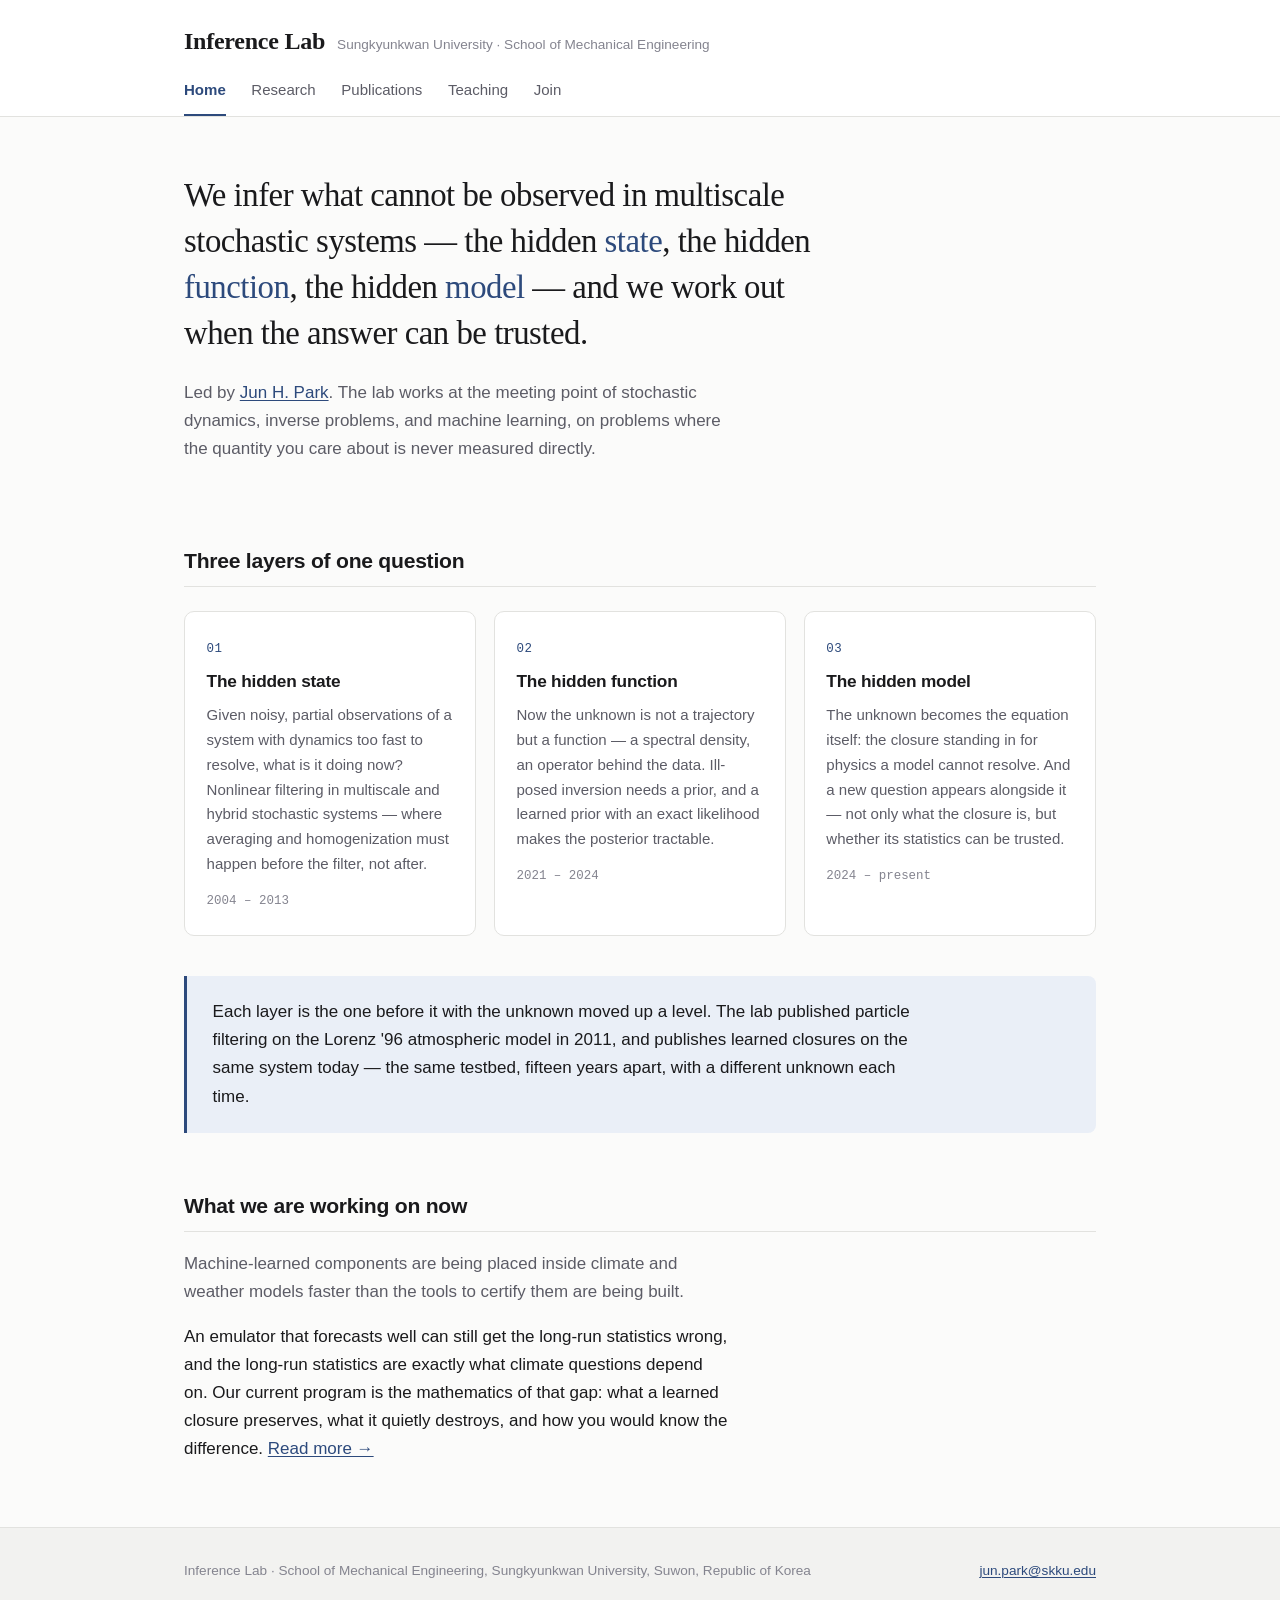
<file: index.html>
<!DOCTYPE html>
<html lang="en">
<head>
<meta charset="UTF-8">
<meta name="viewport" content="width=device-width, initial-scale=1.0">
<title>Inference Lab — Sungkyunkwan University</title>
<meta name="description" content="Inference Lab at Sungkyunkwan University. Inferring the hidden state, the hidden function, and the hidden model in multiscale stochastic systems — and establishing when the answer can be trusted.">
<link rel="stylesheet" href="style.css">
</head>
<body>

<header class="masthead">
  <div class="masthead-inner">
    <a class="brand" href="index.html">
      <span class="brand-name">Inference Lab</span>
      <span class="brand-affil">Sungkyunkwan University &middot; School of Mechanical Engineering</span>
    </a>
    <nav class="site">
      <a href="index.html" aria-current="page">Home</a>
      <a href="research.html">Research</a>
      <a href="publications.html">Publications</a>
      <a href="teaching.html">Teaching</a>
      <a href="join.html">Join</a>
    </nav>
  </div>
</header>

<main class="wrap">

  <div class="hero">
    <p class="claim">
      We infer what cannot be observed in multiscale stochastic systems —
      the hidden <em>state</em>, the hidden <em>function</em>, the hidden <em>model</em> —
      and we work out when the answer can be trusted.
    </p>
    <p class="hero-sub">
      Led by <a href="jun_cv.pdf">Jun H. Park</a>. The lab works at the meeting point of stochastic dynamics,
      inverse problems, and machine learning, on problems where the quantity you care
      about is never measured directly.
    </p>
  </div>

  <section>
    <h2>Three layers of one question</h2>
    <div class="layers">

      <div class="layer">
        <span class="num">01</span>
        <h3>The hidden state</h3>
        <p>
          Given noisy, partial observations of a system with dynamics too fast to
          resolve, what is it doing now? Nonlinear filtering in multiscale and
          hybrid stochastic systems — where averaging and homogenization must
          happen before the filter, not after.
        </p>
        <span class="years">2004 – 2013</span>
      </div>

      <div class="layer">
        <span class="num">02</span>
        <h3>The hidden function</h3>
        <p>
          Now the unknown is not a trajectory but a function — a spectral density,
          an operator behind the data. Ill-posed inversion needs a prior, and a
          learned prior with an exact likelihood makes the posterior tractable.
        </p>
        <span class="years">2021 – 2024</span>
      </div>

      <div class="layer">
        <span class="num">03</span>
        <h3>The hidden model</h3>
        <p>
          The unknown becomes the equation itself: the closure standing in for
          physics a model cannot resolve. And a new question appears alongside it —
          not only what the closure is, but whether its statistics can be trusted.
        </p>
        <span class="years">2024 – present</span>
      </div>

    </div>

    <div class="pull">
      <p>
        Each layer is the one before it with the unknown moved up a level. The lab
        published particle filtering on the Lorenz&nbsp;'96 atmospheric model in 2011,
        and publishes learned closures on the same system today — the same testbed,
        fifteen years apart, with a different unknown each time.
      </p>
    </div>
  </section>

  <section>
    <h2>What we are working on now</h2>
    <p class="lede">
      Machine-learned components are being placed inside climate and weather models
      faster than the tools to certify them are being built.
    </p>
    <p>
      An emulator that forecasts well can still get the long-run statistics wrong,
      and the long-run statistics are exactly what climate questions depend on.
      Our current program is the mathematics of that gap: what a learned closure
      preserves, what it quietly destroys, and how you would know the difference.
      <a href="research.html">Read more &rarr;</a>
    </p>
  </section>

  <!-- NEWS: commented out 2026-09-03 at Jun's direction. RESTORE after the
       JAMES paper is published (then update: JAMES entry to its real status,
       add the CCAI decision of 29 Sep 2026). Original block kept verbatim below.
  <section>
    <h2>News</h2>
    <!-- UPDATE AS THINGS LAND: add the CCAI acceptance (decisions 29 Sep 2026)
         and change the JAMES entry from "in preparation" to "submitted" once it
         is actually submitted. Do not list a paper as submitted before it is. --&gt;
    <ul class="news">
      <li>
        <span class="when">2026</span>
        <span>Inference Lab opens at SKKU.</span>
      </li>
      <li>
        <span class="when">2026</span>
        <span>Work on stochastic closures for the two-timescale Lorenz&nbsp;'96 system,
              in preparation for submission.</span>
      </li>
      <li>
        <span class="when">2024</span>
        <span><em>Solving inverse problems using normalizing flow prior: application to
              optical spectra</em> appears in <em>Physical Review B</em>.</span>
      </li>
    </ul>
  </section>
  -->

</main>

<footer class="site">
  <div class="wrap">
    <p>Inference Lab &middot; School of Mechanical Engineering, Sungkyunkwan University, Suwon, Republic of Korea</p>
    <p><a href="mailto:jun.park@skku.edu">jun.park@skku.edu</a></p>
  </div>
</footer>

</body>
</html>
</file>
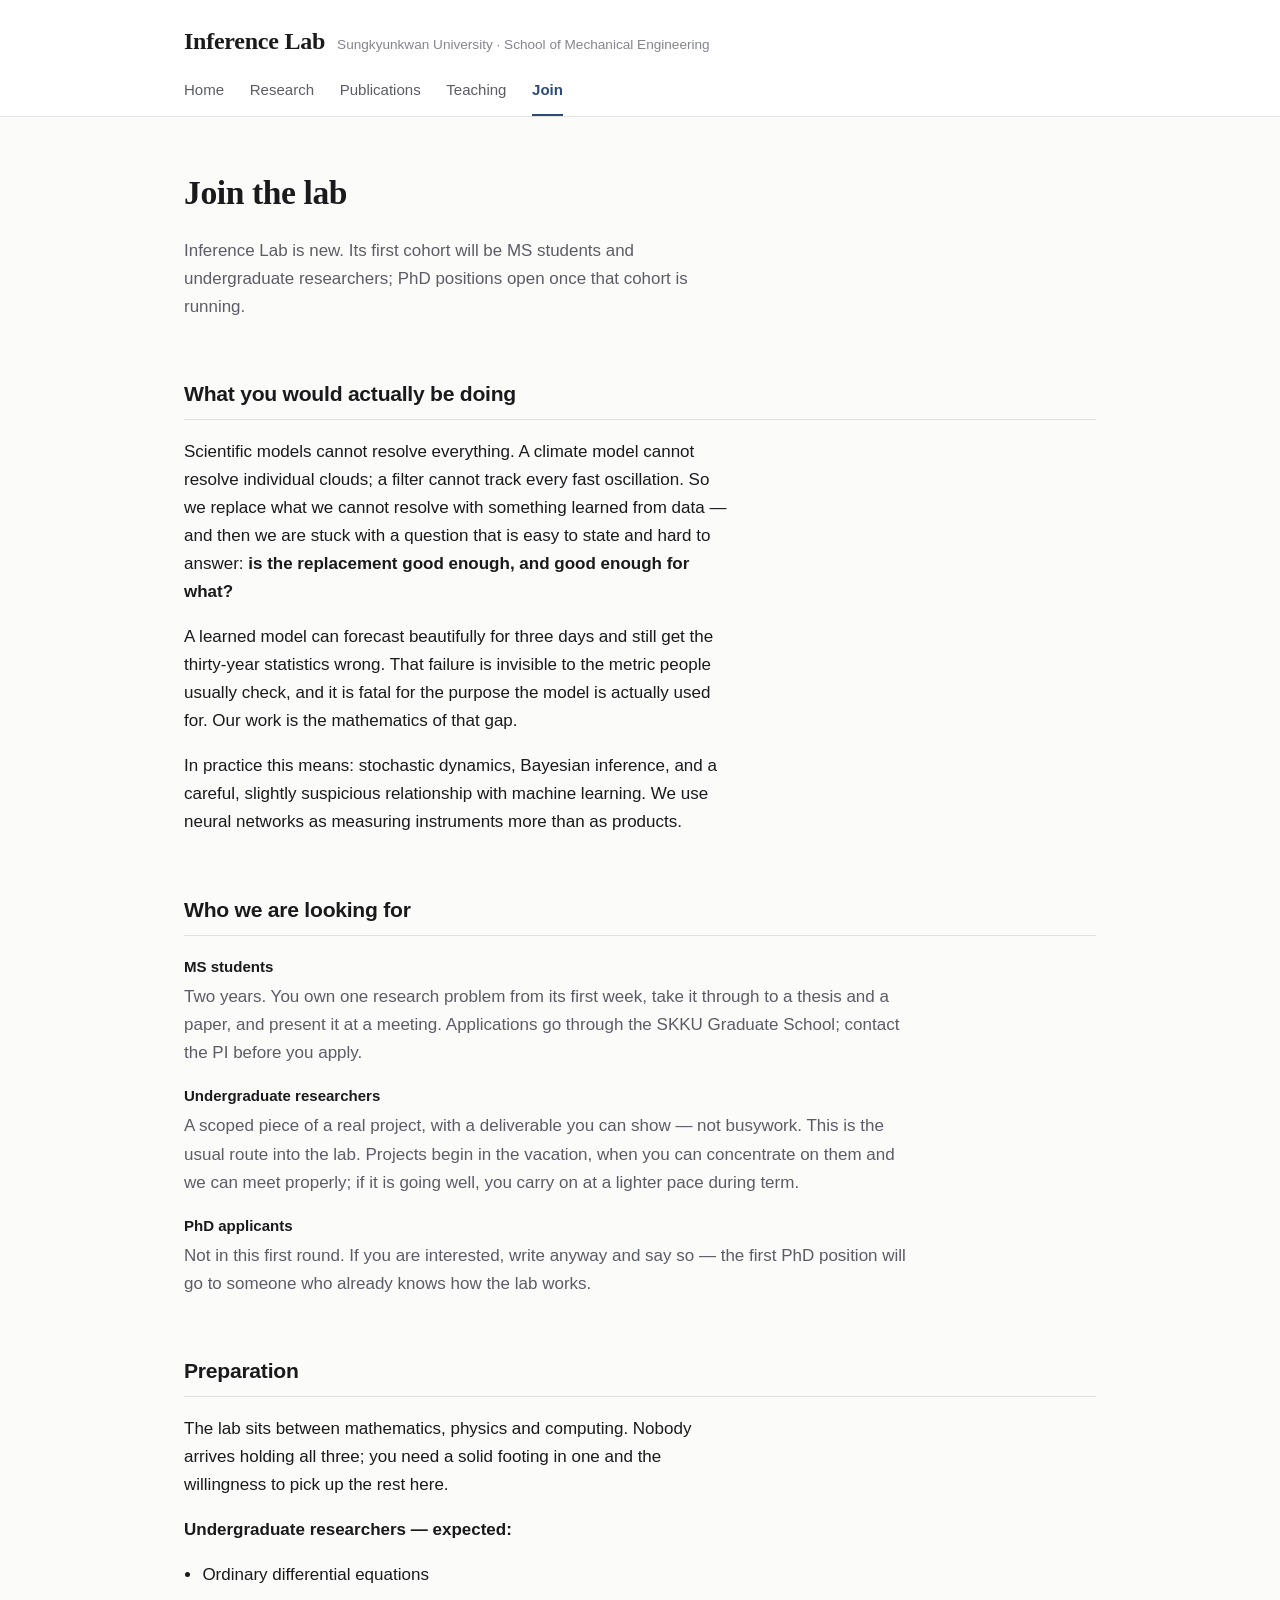
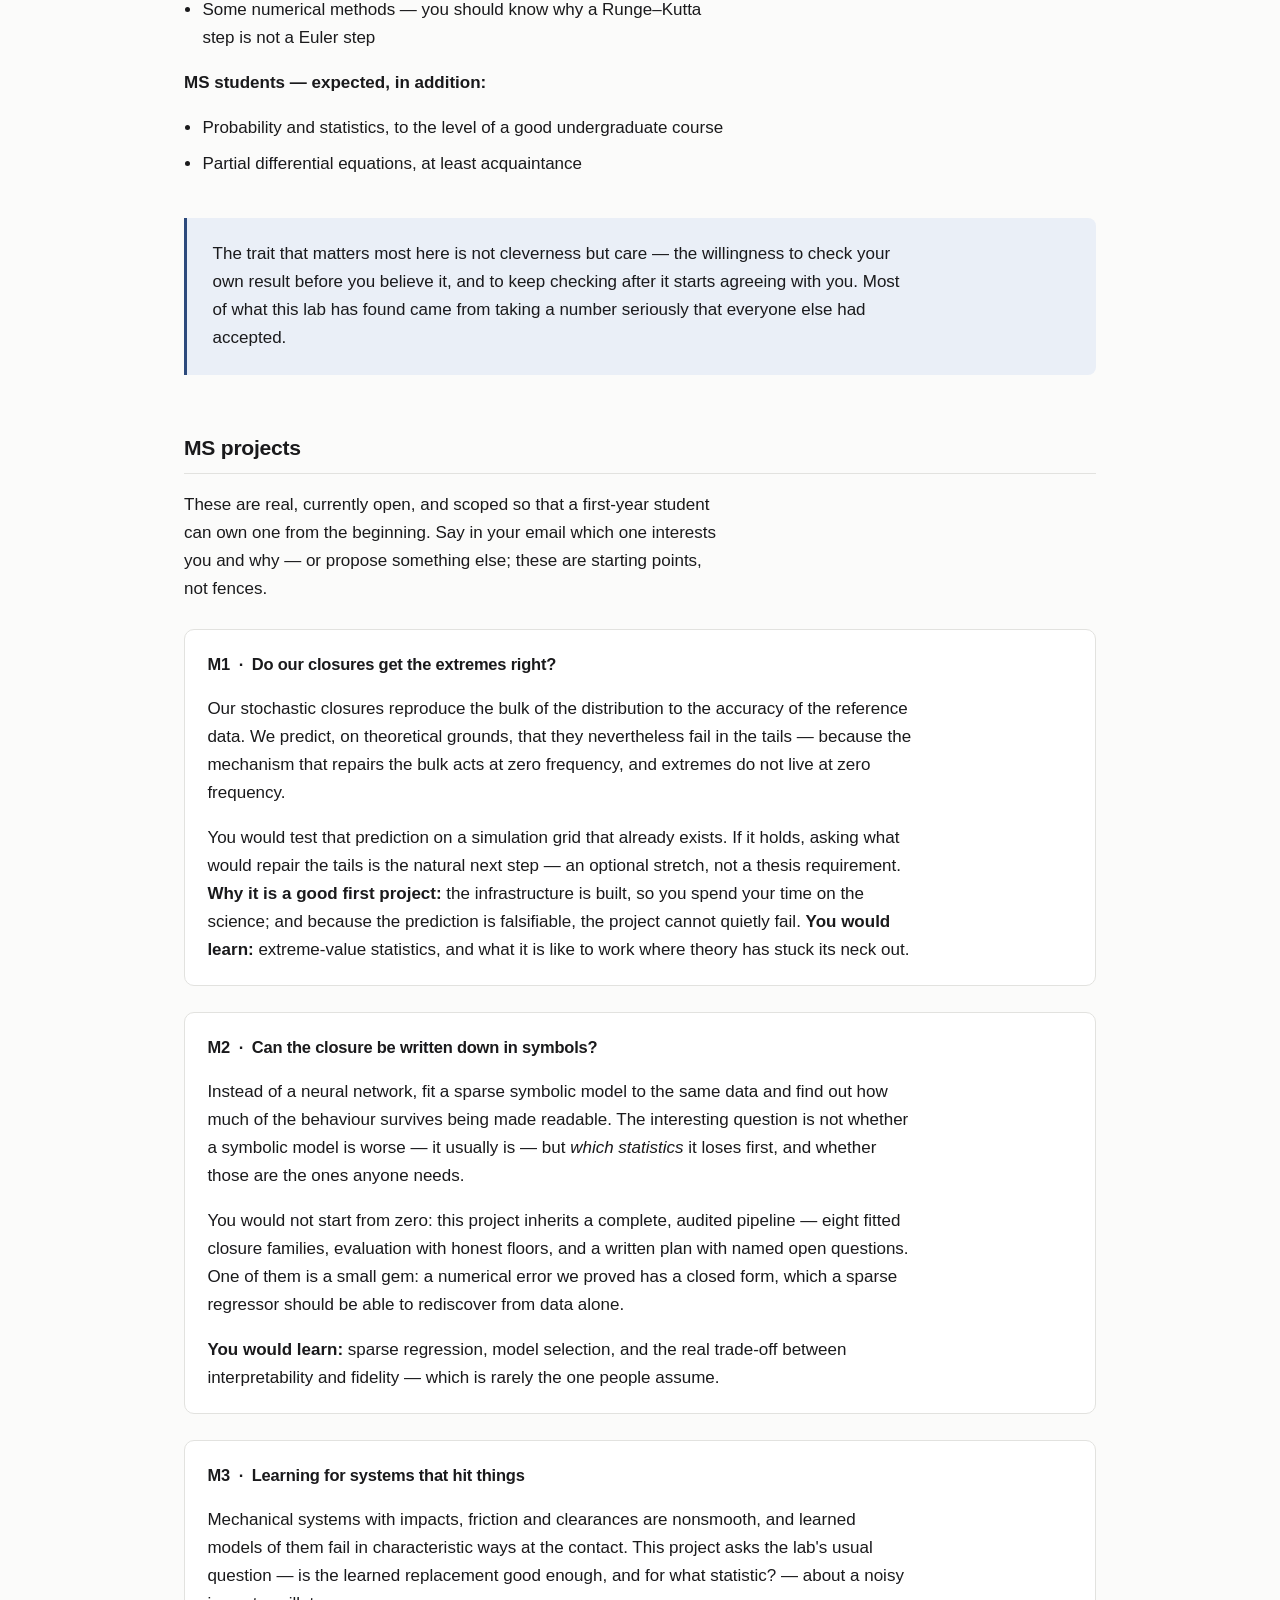
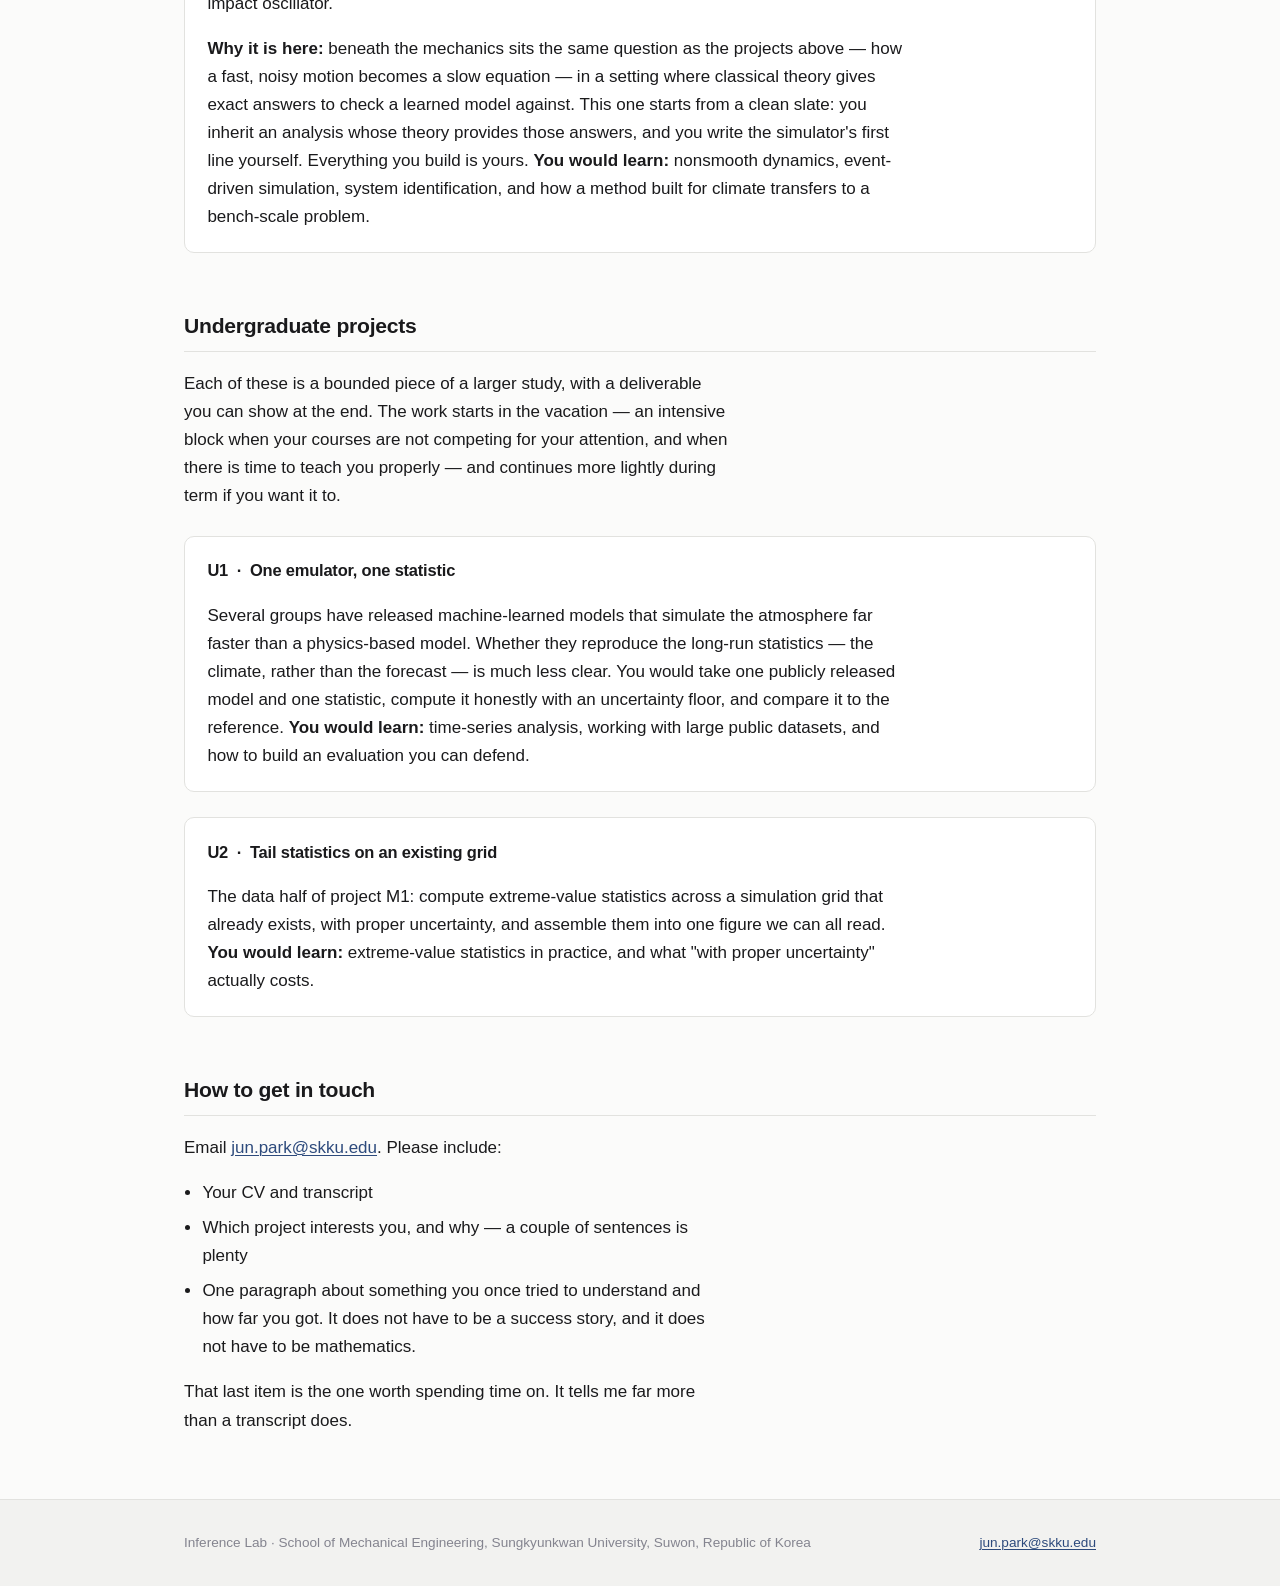
<file: join.html>
<!DOCTYPE html>
<html lang="en">
<head>
<meta charset="UTF-8">
<meta name="viewport" content="width=device-width, initial-scale=1.0">
<title>Join — Inference Lab</title>
<meta name="description" content="Openings for MS students and undergraduate researchers at the Inference Lab, Sungkyunkwan University: what we work on, what to prepare, and concrete projects.">
<link rel="stylesheet" href="style.css">
</head>
<body>

<header class="masthead">
  <div class="masthead-inner">
    <a class="brand" href="index.html">
      <span class="brand-name">Inference Lab</span>
      <span class="brand-affil">Sungkyunkwan University &middot; School of Mechanical Engineering</span>
    </a>
    <nav class="site">
      <a href="index.html">Home</a>
      <a href="research.html">Research</a>
      <a href="publications.html">Publications</a>
      <a href="teaching.html">Teaching</a>
      <a href="join.html" aria-current="page">Join</a>
    </nav>
  </div>
</header>

<main class="wrap">

  <h1>Join the lab</h1>
  <p class="lede">
    Inference Lab is new. Its first cohort will be MS students and undergraduate
    researchers; PhD positions open once that cohort is running.
  </p>

  <section>
    <h2>What you would actually be doing</h2>
    <p>
      Scientific models cannot resolve everything. A climate model cannot resolve
      individual clouds; a filter cannot track every fast oscillation. So we
      replace what we cannot resolve with something learned from data — and then
      we are stuck with a question that is easy to state and hard to answer:
      <strong>is the replacement good enough, and good enough for what?</strong>
    </p>
    <p>
      A learned model can forecast beautifully for three days and still get the
      thirty-year statistics wrong. That failure is invisible to the metric people
      usually check, and it is fatal for the purpose the model is actually used
      for. Our work is the mathematics of that gap.
    </p>
    <p>
      In practice this means: stochastic dynamics, Bayesian inference, and a
      careful, slightly suspicious relationship with machine learning. We use
      neural networks as measuring instruments more than as products.
    </p>
  </section>

  <section>
    <h2>Who we are looking for</h2>
    <dl class="facts">
      <dt>MS students</dt>
      <dd>Two years. You own one research problem from its first week, take it
      through to a thesis and a paper, and present it at a meeting. Applications
      go through the SKKU Graduate School; contact the PI before you apply.</dd>

      <dt>Undergraduate researchers</dt>
      <dd>A scoped piece of a real project, with a deliverable you can show —
      not busywork. This is the usual route into the lab. Projects begin in the
      vacation, when you can concentrate on them and we can meet properly; if it
      is going well, you carry on at a lighter pace during term.</dd>

      <dt>PhD applicants</dt>
      <dd>Not in this first round. If you are interested, write anyway and say so —
      the first PhD position will go to someone who already knows how the lab
      works.</dd>
    </dl>
  </section>

  <section>
    <h2>Preparation</h2>
    <p>
      The lab sits between mathematics, physics and computing. Nobody arrives
      holding all three; you need a solid footing in one and the willingness to
      pick up the rest here.
    </p>

    <p><strong>Undergraduate researchers — expected:</strong></p>
    <ul class="plain">
      <li>Ordinary differential equations</li>
      <li>Some numerical methods — you should know why a Runge–Kutta step is not a Euler step</li>
    </ul>

    <p><strong>MS students — expected, in addition:</strong></p>
    <ul class="plain">
      <li>Probability and statistics, to the level of a good undergraduate course</li>
      <li>Partial differential equations, at least acquaintance</li>
    </ul>

    <div class="pull">
      <p>
        The trait that matters most here is not cleverness but care — the
        willingness to check your own result before you believe it, and to keep
        checking after it starts agreeing with you. Most of what this lab has
        found came from taking a number seriously that everyone else had
        accepted.
      </p>
    </div>
  </section>

  <section>
    <h2>MS projects</h2>
    <p>
      These are real, currently open, and scoped so that a first-year student can
      own one from the beginning. Say in your email which one interests you
      and why — or propose something else; these are starting points, not
      fences.
    </p>

    <div class="project">
      <h3>M1 &nbsp;·&nbsp; Do our closures get the extremes right?</h3>
      <p>
        Our stochastic closures reproduce the bulk of the distribution to the
        accuracy of the reference data. We predict, on theoretical grounds, that
        they nevertheless fail in the tails — because the mechanism that repairs
        the bulk acts at zero frequency, and extremes do not live at zero
        frequency.
      </p>
      <p>
        You would test that prediction on a simulation grid that already exists.
        If it holds, asking what would repair the tails is the natural next
        step — an optional stretch, not a thesis requirement.
        <strong>Why it is a good first project:</strong> the infrastructure is
        built, so you spend your time on the science; and because the prediction is
        falsifiable, the project cannot quietly fail. <strong>You would learn:</strong> extreme-value
        statistics, and what it is like to work where theory has stuck its neck out.
      </p>
    </div>

    <div class="project">
      <h3>M2 &nbsp;·&nbsp; Can the closure be written down in symbols?</h3>
      <p>
        Instead of a neural network, fit a sparse symbolic model to the same data
        and find out how much of the behaviour survives being made readable. The
        interesting question is not whether a symbolic model is worse — it usually
        is — but <em>which statistics</em> it loses first, and whether those are
        the ones anyone needs.
      </p>
      <p>
        You would not start from zero: this project inherits a complete, audited
        pipeline — eight fitted closure families, evaluation with honest floors,
        and a written plan with named open questions. One of them is a small
        gem: a numerical error we proved has a closed form, which a sparse
        regressor should be able to rediscover from data alone.
      </p>
      <p>
        <strong>You would learn:</strong> sparse regression, model
        selection, and the real trade-off between interpretability and fidelity —
        which is rarely the one people assume.
      </p>
    </div>

    <div class="project">
      <h3>M3 &nbsp;·&nbsp; Learning for systems that hit things</h3>
      <p>
        Mechanical systems with impacts, friction and clearances are nonsmooth,
        and learned models of them fail in characteristic ways at the contact.
        This project asks the lab's usual question — is the learned replacement
        good enough, and for what statistic? — about a noisy impact oscillator.
      </p>
      <p>
        <strong>Why it is here:</strong> beneath the mechanics sits the same
        question as the projects above — how a fast, noisy motion becomes a
        slow equation — in a setting where classical theory gives exact answers
        to check a learned model against. This one starts from a clean slate:
        you inherit an analysis whose theory provides those answers, and you
        write the simulator's first line yourself. Everything you build is
        yours. <strong>You would learn:</strong> nonsmooth dynamics, event-driven
        simulation, system identification, and how a method built for climate
        transfers to a bench-scale problem.
      </p>
    </div>
  </section>

  <section id="undergraduate">
    <h2>Undergraduate projects</h2>
    <p>
      Each of these is a bounded piece of a larger study, with a deliverable you
      can show at the end. The work starts in the vacation — an intensive block
      when your courses are not competing for your attention, and when there is
      time to teach you properly — and continues more lightly during term if you
      want it to.
    </p>

    <div class="project">
      <h3>U1 &nbsp;·&nbsp; One emulator, one statistic</h3>
      <p>
        Several groups have released machine-learned models that simulate the
        atmosphere far faster than a physics-based model. Whether they reproduce
        the long-run statistics — the climate, rather than the forecast — is much
        less clear. You would take one publicly released model and one statistic,
        compute it honestly with an uncertainty floor, and compare it to the
        reference. <strong>You would learn:</strong> time-series analysis,
        working with large public datasets, and how to build an evaluation you
        can defend.
      </p>
    </div>

    <div class="project">
      <h3>U2 &nbsp;·&nbsp; Tail statistics on an existing grid</h3>
      <p>
        The data half of project M1: compute extreme-value statistics across a
        simulation grid that already exists, with proper uncertainty, and
        assemble them into one figure we can all read. <strong>You would
        learn:</strong> extreme-value statistics in practice, and what "with
        proper uncertainty" actually costs.
      </p>
    </div>


    <!--
      U4 · The consistency survey - DO NOT UNHIDE before the CCAI@NeurIPS 2026
      decision (29 Sep 2026). The project description states the paper's
      finding and the paper is under double-blind review; listing it here
      would identify the authors. After the decision, move this block out of
      the comment. (Renumber: with U3 deleted, this may become U3.)

    <div class="project">
      <h3>U4 &nbsp;·&nbsp; Which public testbeds get the numerics right?</h3>
      <p>
        A learned closure is trained on a target that a numerical convention
        manufactured, then deployed inside a solver that may not match it. We
        proved this mismatch has a closed form and corrupts exactly the
        statistics climate models are used for &mdash; and that nobody states
        their conventions. This project checks the field: read the public
        Lorenz&nbsp;'96 implementations &mdash; the community's teaching and
        benchmark codes &mdash; and determine, line by line, which target
        convention and which deployment solver each one commits to. Where the
        pair is mismatched, quantify the cost from our published scaling
        curve; where a trained model is public, retrain it under its own
        protocol and test whether switching only the deployment solver heals
        its climate &mdash; our results say likelihood-trained models heal and
        classically-fitted schemes do not, and nobody knows where adversarial
        and sequence-trained models fall.
      </p>
      <p>
        <strong>Why it is a good first project:</strong> the first rows already
        exist from our own work, each new row is about a week, and every
        outcome is worth reporting &mdash; including "this popular testbed is
        fine." <strong>You would learn:</strong> code forensics &mdash; reading
        other people's scientific software with a rubric &mdash; numerical
        analysis you can see with your own eyes, and how to audit a field
        politely.
      </p>
    </div>
    -->
  </section>

  <section>
    <h2>How to get in touch</h2>
    <p>
      Email <a href="mailto:jun.park@skku.edu">jun.park@skku.edu</a>. Please include:
    </p>
    <ul class="plain">
      <li>Your CV and transcript</li>
      <li>Which project interests you, and why — a couple of sentences is plenty</li>
      <li>One paragraph about something you once tried to understand and how far you got. It does not have to be a success story, and it does not have to be mathematics.</li>
    </ul>
    <p>
      That last item is the one worth spending time on. It tells me far more than
      a transcript does.
    </p>
  </section>

</main>

<footer class="site">
  <div class="wrap">
    <p>Inference Lab &middot; School of Mechanical Engineering, Sungkyunkwan University, Suwon, Republic of Korea</p>
    <p><a href="mailto:jun.park@skku.edu">jun.park@skku.edu</a></p>
  </div>
</footer>

</body>
</html>
</file>
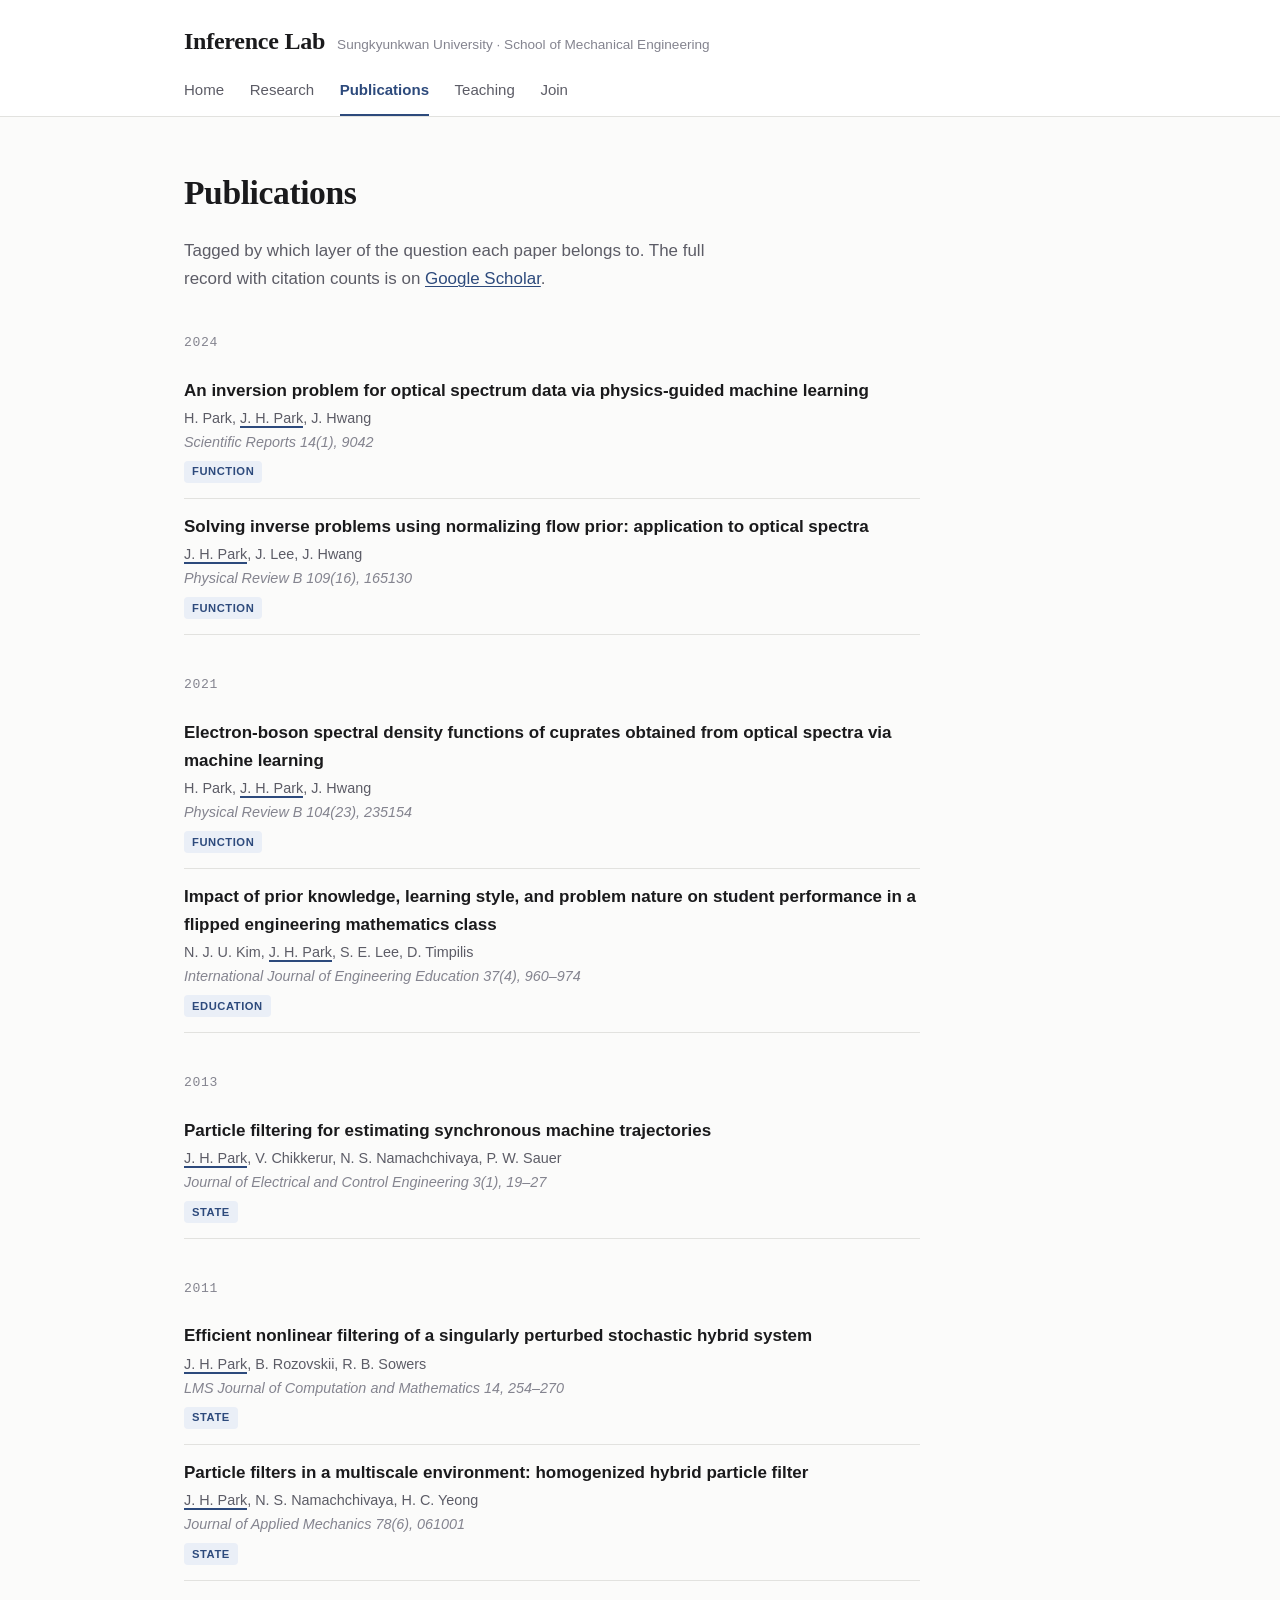
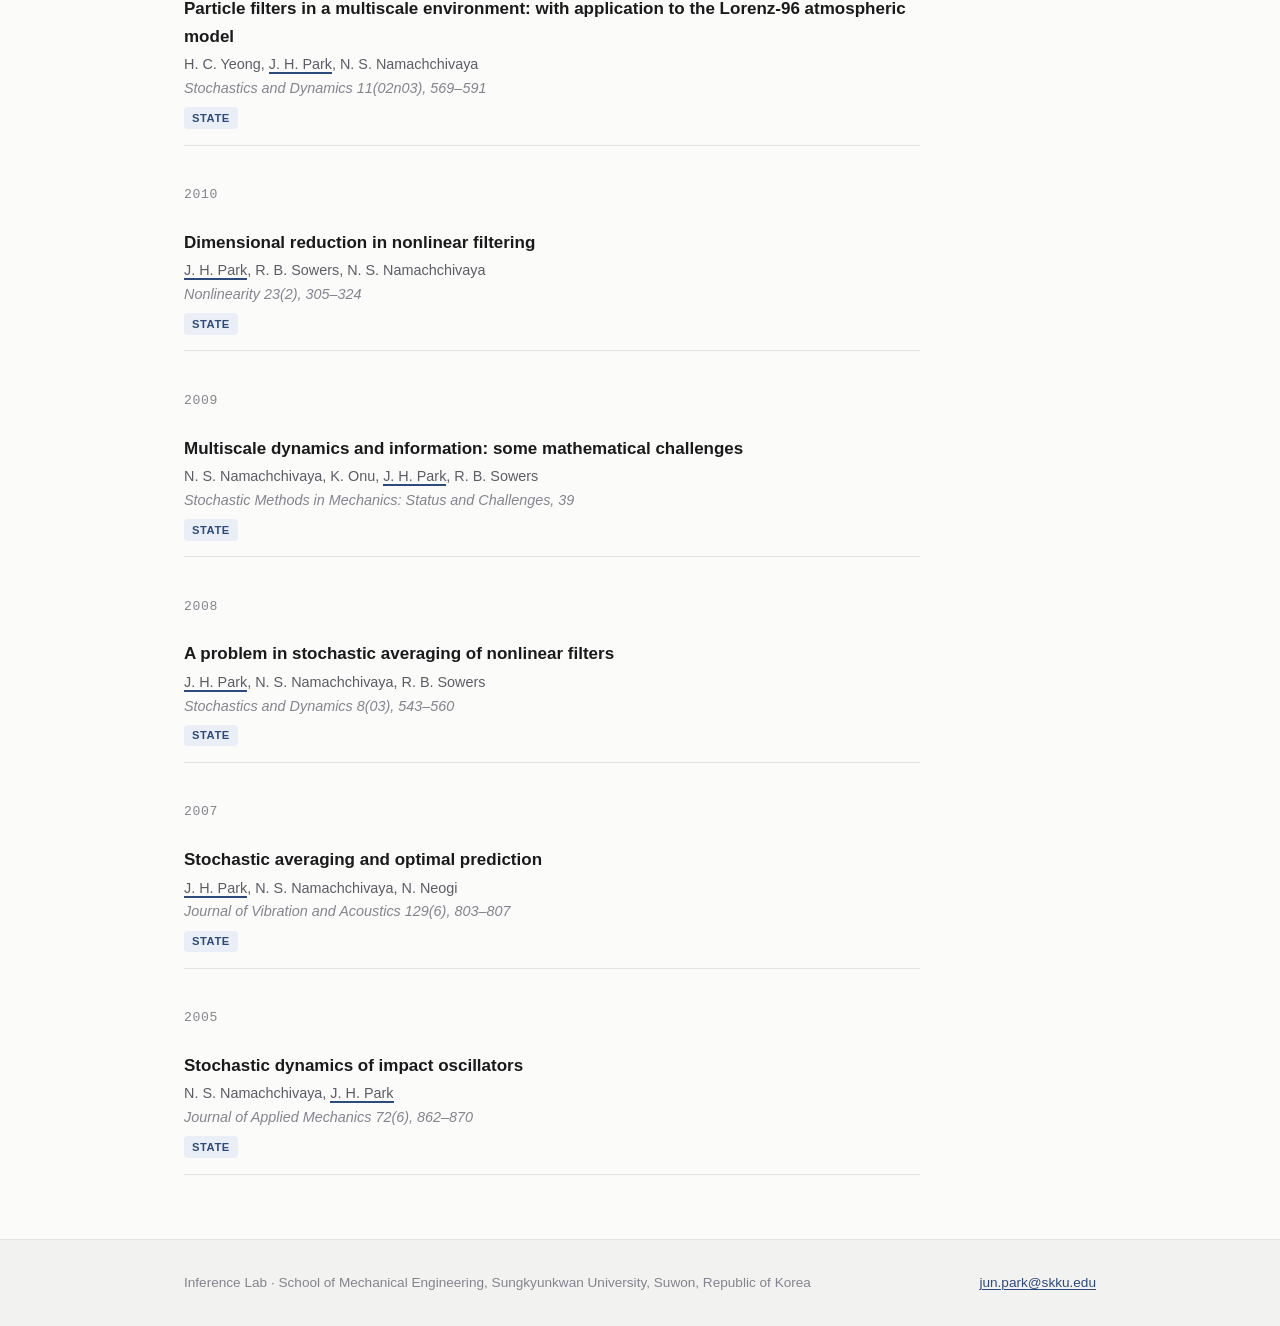
<file: publications.html>
<!DOCTYPE html>
<html lang="en">
<head>
<meta charset="UTF-8">
<meta name="viewport" content="width=device-width, initial-scale=1.0">
<title>Publications — Inference Lab</title>
<meta name="description" content="Publications of the Inference Lab at Sungkyunkwan University: nonlinear filtering, multiscale stochastic dynamics, inverse problems with learned priors.">
<link rel="stylesheet" href="style.css">
</head>
<body>

<header class="masthead">
  <div class="masthead-inner">
    <a class="brand" href="index.html">
      <span class="brand-name">Inference Lab</span>
      <span class="brand-affil">Sungkyunkwan University &middot; School of Mechanical Engineering</span>
    </a>
    <nav class="site">
      <a href="index.html">Home</a>
      <a href="research.html">Research</a>
      <a href="publications.html" aria-current="page">Publications</a>
      <a href="teaching.html">Teaching</a>
      <a href="join.html">Join</a>
    </nav>
  </div>
</header>

<main class="wrap">

  <h1>Publications</h1>
  <p class="lede">
    Tagged by which layer of the question each paper belongs to.
    The full record with citation counts is on
    <a href="https://scholar.google.com/citations?user=xDB5t2kAAAAJ">Google&nbsp;Scholar</a>.
  </p>

  <p class="pubyear">2024</p>

  <div class="pub">
    <span class="pub-title">An inversion problem for optical spectrum data via physics-guided machine learning</span>
    <span class="pub-authors">H. Park, <span class="me">J. H. Park</span>, J. Hwang</span>
    <span class="pub-venue">Scientific Reports 14(1), 9042</span>
    <span class="tag">Function</span>
  </div>

  <div class="pub">
    <span class="pub-title">Solving inverse problems using normalizing flow prior: application to optical spectra</span>
    <span class="pub-authors"><span class="me">J. H. Park</span>, J. Lee, J. Hwang</span>
    <span class="pub-venue">Physical Review B 109(16), 165130</span>
    <span class="tag">Function</span>
  </div>

  <p class="pubyear">2021</p>

  <div class="pub">
    <span class="pub-title">Electron-boson spectral density functions of cuprates obtained from optical spectra via machine learning</span>
    <span class="pub-authors">H. Park, <span class="me">J. H. Park</span>, J. Hwang</span>
    <span class="pub-venue">Physical Review B 104(23), 235154</span>
    <span class="tag">Function</span>
  </div>

  <div class="pub">
    <span class="pub-title">Impact of prior knowledge, learning style, and problem nature on student performance in a flipped engineering mathematics class</span>
    <span class="pub-authors">N. J. U. Kim, <span class="me">J. H. Park</span>, S. E. Lee, D. Timpilis</span>
    <span class="pub-venue">International Journal of Engineering Education 37(4), 960–974</span>
    <span class="tag">Education</span>
  </div>

  <p class="pubyear">2013</p>

  <div class="pub">
    <span class="pub-title">Particle filtering for estimating synchronous machine trajectories</span>
    <span class="pub-authors"><span class="me">J. H. Park</span>, V. Chikkerur, N. S. Namachchivaya, P. W. Sauer</span>
    <span class="pub-venue">Journal of Electrical and Control Engineering 3(1), 19–27</span>
    <span class="tag">State</span>
  </div>

  <p class="pubyear">2011</p>

  <div class="pub">
    <span class="pub-title">Efficient nonlinear filtering of a singularly perturbed stochastic hybrid system</span>
    <span class="pub-authors"><span class="me">J. H. Park</span>, B. Rozovskii, R. B. Sowers</span>
    <span class="pub-venue">LMS Journal of Computation and Mathematics 14, 254–270</span>
    <span class="tag">State</span>
  </div>

  <div class="pub">
    <span class="pub-title">Particle filters in a multiscale environment: homogenized hybrid particle filter</span>
    <span class="pub-authors"><span class="me">J. H. Park</span>, N. S. Namachchivaya, H. C. Yeong</span>
    <span class="pub-venue">Journal of Applied Mechanics 78(6), 061001</span>
    <span class="tag">State</span>
  </div>

  <div class="pub">
    <span class="pub-title">Particle filters in a multiscale environment: with application to the Lorenz-96 atmospheric model</span>
    <span class="pub-authors">H. C. Yeong, <span class="me">J. H. Park</span>, N. S. Namachchivaya</span>
    <span class="pub-venue">Stochastics and Dynamics 11(02n03), 569–591</span>
    <span class="tag">State</span>
  </div>

  <p class="pubyear">2010</p>

  <div class="pub">
    <span class="pub-title">Dimensional reduction in nonlinear filtering</span>
    <span class="pub-authors"><span class="me">J. H. Park</span>, R. B. Sowers, N. S. Namachchivaya</span>
    <span class="pub-venue">Nonlinearity 23(2), 305–324</span>
    <span class="tag">State</span>
  </div>

  <p class="pubyear">2009</p>

  <div class="pub">
    <span class="pub-title">Multiscale dynamics and information: some mathematical challenges</span>
    <span class="pub-authors">N. S. Namachchivaya, K. Onu, <span class="me">J. H. Park</span>, R. B. Sowers</span>
    <span class="pub-venue">Stochastic Methods in Mechanics: Status and Challenges, 39</span>
    <span class="tag">State</span>
  </div>

  <p class="pubyear">2008</p>

  <div class="pub">
    <span class="pub-title">A problem in stochastic averaging of nonlinear filters</span>
    <span class="pub-authors"><span class="me">J. H. Park</span>, N. S. Namachchivaya, R. B. Sowers</span>
    <span class="pub-venue">Stochastics and Dynamics 8(03), 543–560</span>
    <span class="tag">State</span>
  </div>

  <p class="pubyear">2007</p>

  <div class="pub">
    <span class="pub-title">Stochastic averaging and optimal prediction</span>
    <span class="pub-authors"><span class="me">J. H. Park</span>, N. S. Namachchivaya, N. Neogi</span>
    <span class="pub-venue">Journal of Vibration and Acoustics 129(6), 803–807</span>
    <span class="tag">State</span>
  </div>

  <p class="pubyear">2005</p>

  <div class="pub">
    <span class="pub-title">Stochastic dynamics of impact oscillators</span>
    <span class="pub-authors">N. S. Namachchivaya, <span class="me">J. H. Park</span></span>
    <span class="pub-venue">Journal of Applied Mechanics 72(6), 862–870</span>
    <span class="tag">State</span>
  </div>

</main> 

<footer class="site">
  <div class="wrap">
    <p>Inference Lab &middot; School of Mechanical Engineering, Sungkyunkwan University, Suwon, Republic of Korea</p>
    <p><a href="mailto:jun.park@skku.edu">jun.park@skku.edu</a></p>
  </div>
</footer>

</body>
</html>
</file>
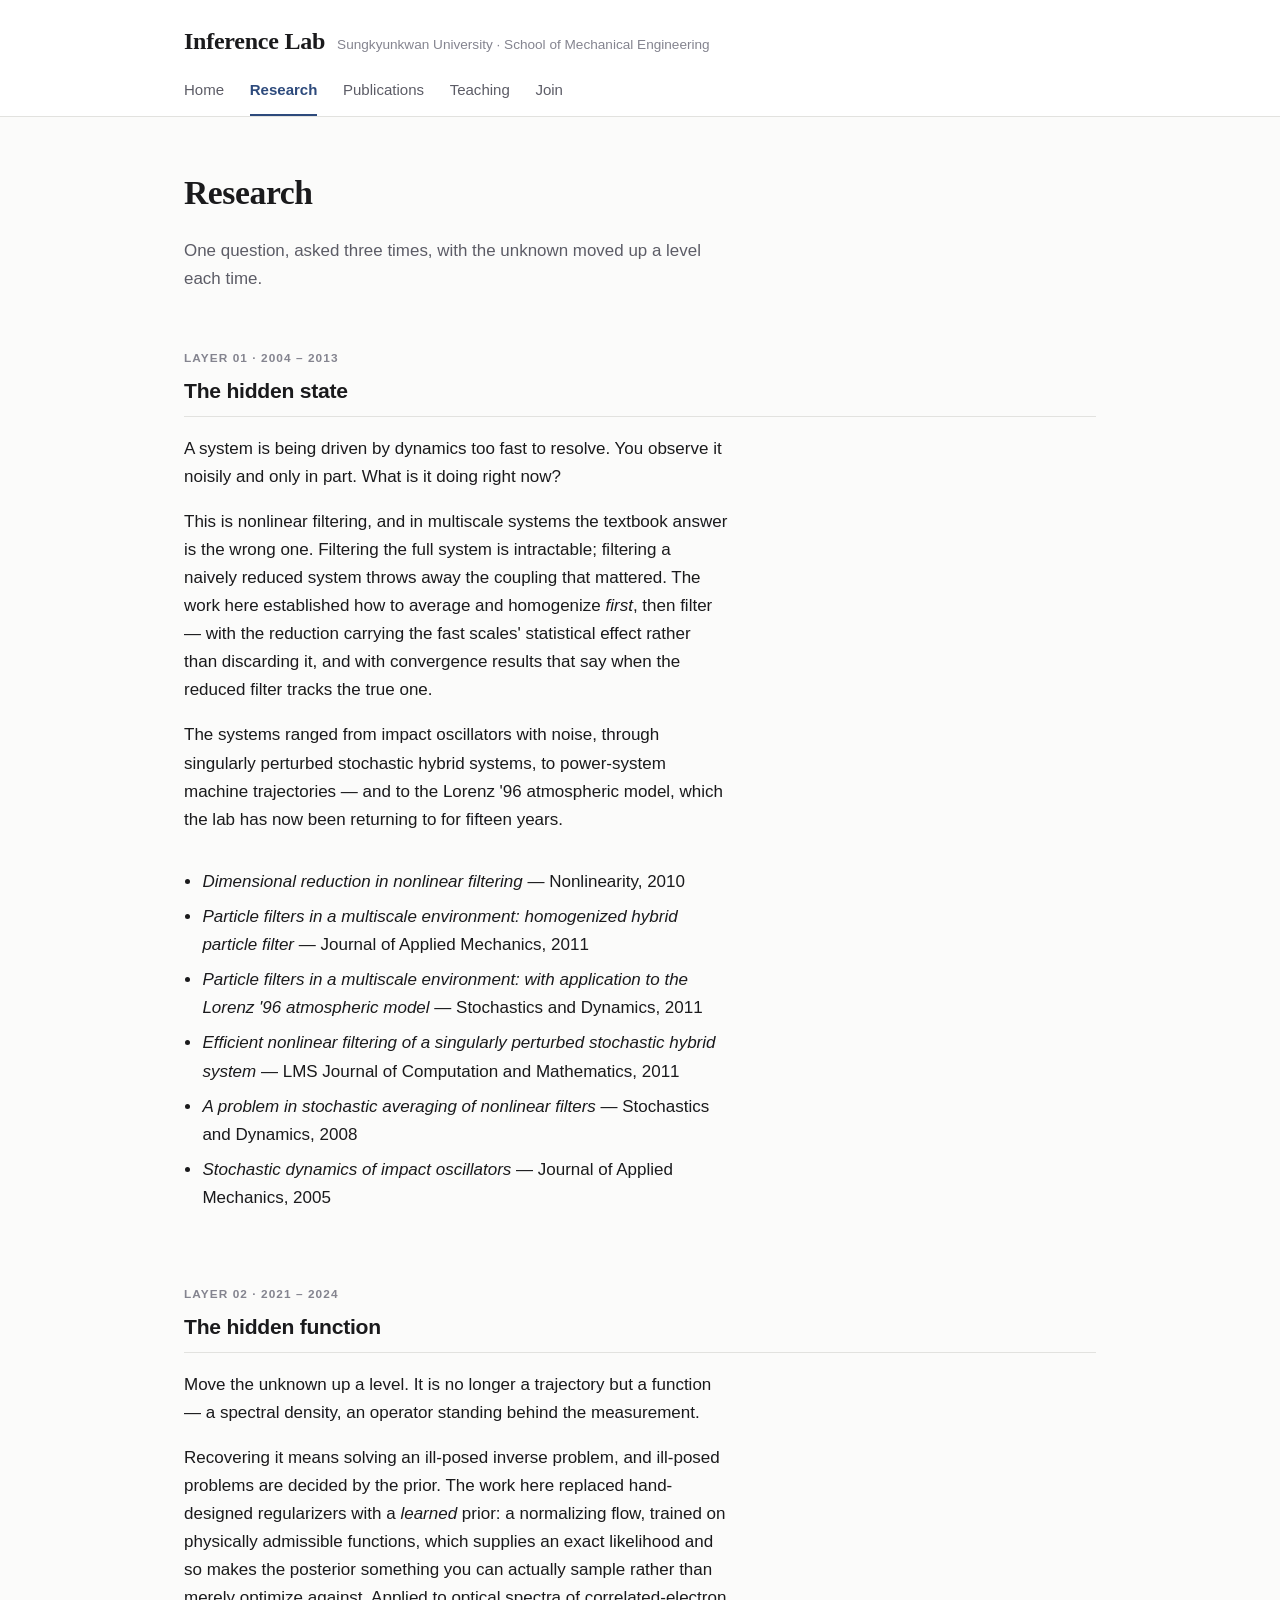
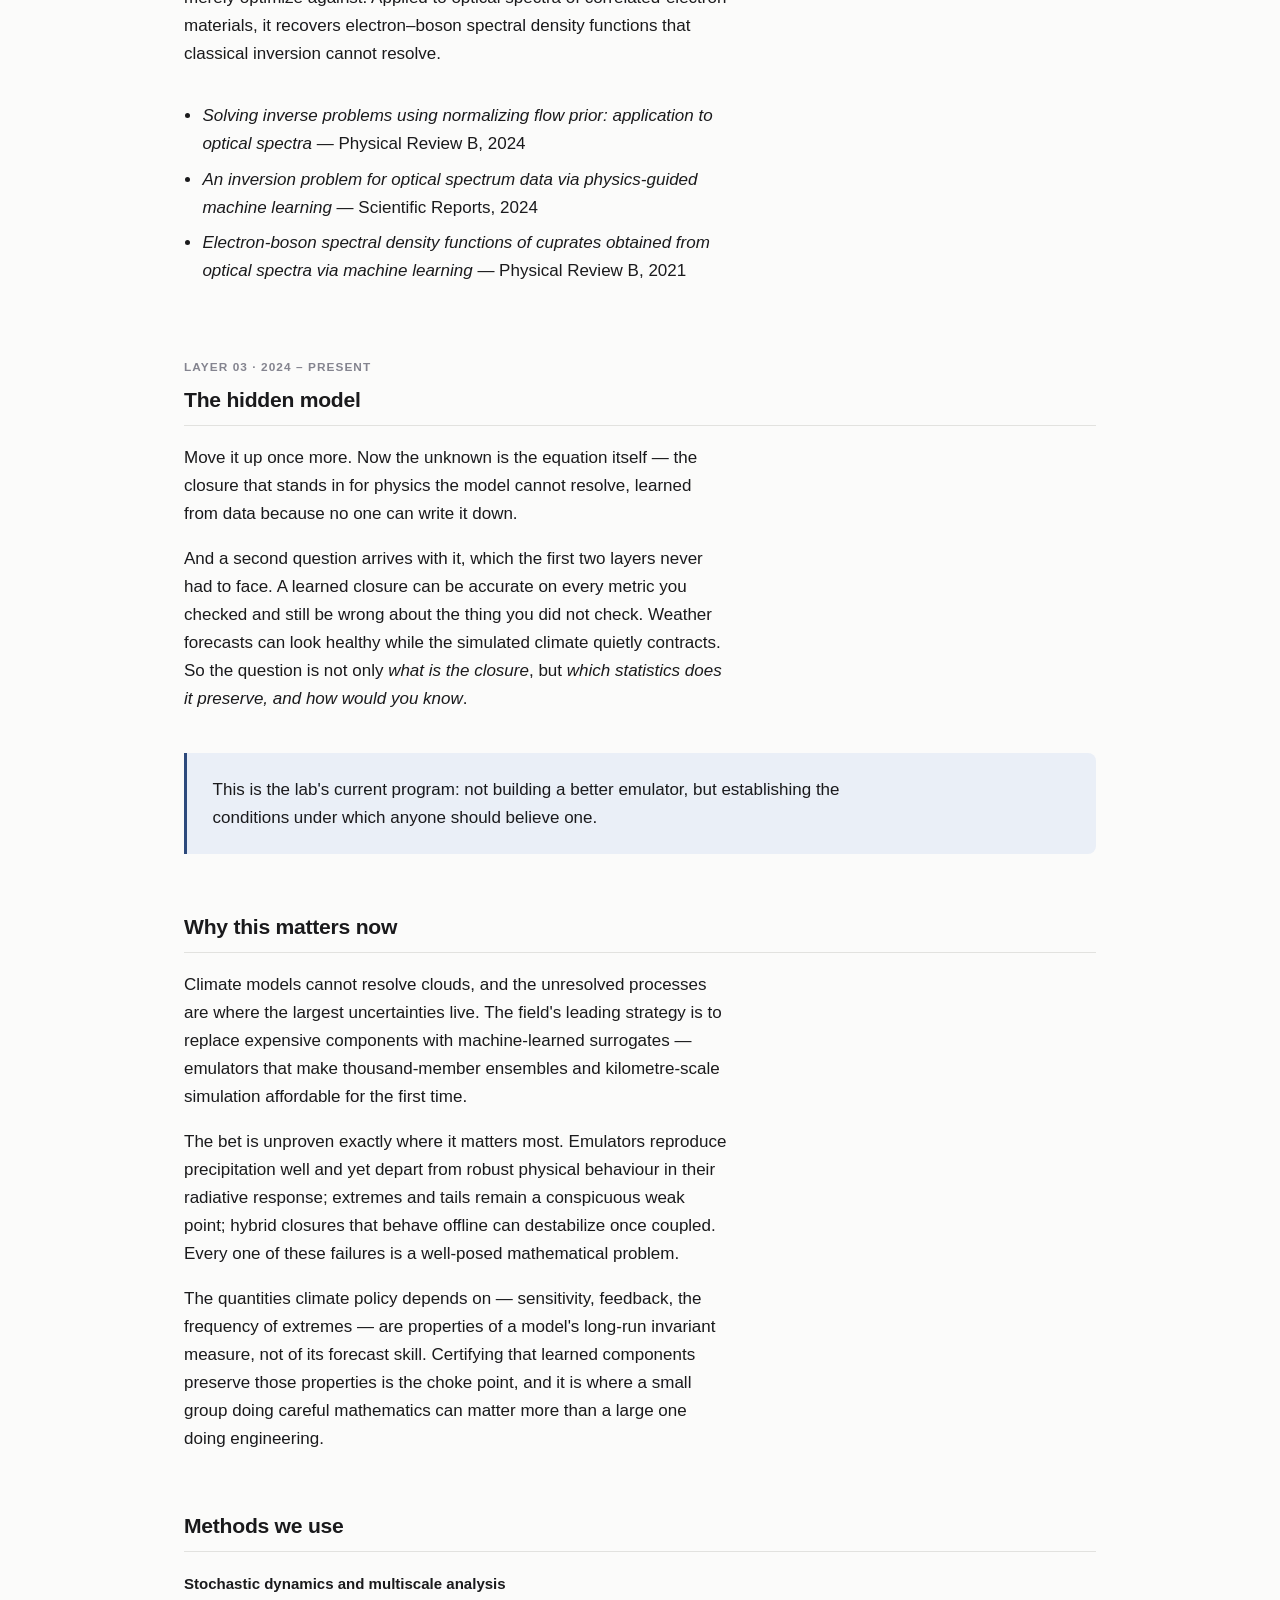
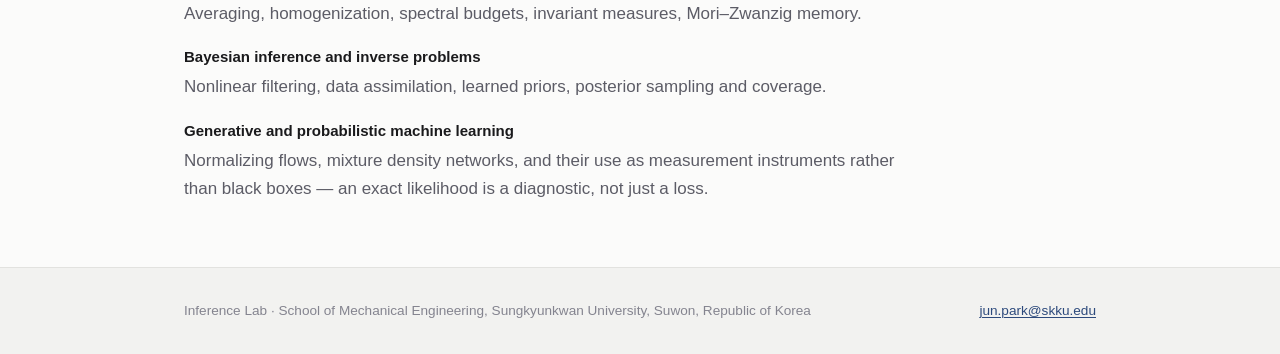
<file: research.html>
<!DOCTYPE html>
<html lang="en">
<head>
<meta charset="UTF-8">
<meta name="viewport" content="width=device-width, initial-scale=1.0">
<title>Research — Inference Lab</title>
<meta name="description" content="Nonlinear filtering in multiscale systems, inverse problems with learned priors, and the certification of learned closures and climate emulators.">
<link rel="stylesheet" href="style.css">
</head>
<body>

<header class="masthead">
  <div class="masthead-inner">
    <a class="brand" href="index.html">
      <span class="brand-name">Inference Lab</span>
      <span class="brand-affil">Sungkyunkwan University &middot; School of Mechanical Engineering</span>
    </a>
    <nav class="site">
      <a href="index.html">Home</a>
      <a href="research.html" aria-current="page">Research</a>
      <a href="publications.html">Publications</a>
      <a href="teaching.html">Teaching</a>
      <a href="join.html">Join</a>
    </nav>
  </div>
</header>

<main class="wrap">

  <h1>Research</h1>
  <p class="lede">
    One question, asked three times, with the unknown moved up a level each time.
  </p>

  <section>
    <p class="eyebrow">Layer 01 &middot; 2004 – 2013</p>
    <h2>The hidden state</h2>
    <p>
      A system is being driven by dynamics too fast to resolve. You observe it
      noisily and only in part. What is it doing right now?
    </p>
    <p>
      This is nonlinear filtering, and in multiscale systems the textbook answer
      is the wrong one. Filtering the full system is intractable; filtering a
      naively reduced system throws away the coupling that mattered. The work here
      established how to average and homogenize <em>first</em>, then filter — with
      the reduction carrying the fast scales' statistical effect rather than
      discarding it, and with convergence results that say when the reduced filter
      tracks the true one.
    </p>
    <p>
      The systems ranged from impact oscillators with noise, through singularly
      perturbed stochastic hybrid systems, to power-system machine trajectories —
      and to the Lorenz&nbsp;'96 atmospheric model, which the lab has now been
      returning to for fifteen years.
    </p>

    <div class="scroller">
      <ul class="plain wide">
        <li><em>Dimensional reduction in nonlinear filtering</em> — Nonlinearity, 2010</li>
        <li><em>Particle filters in a multiscale environment: homogenized hybrid particle filter</em> — Journal of Applied Mechanics, 2011</li>
        <li><em>Particle filters in a multiscale environment: with application to the Lorenz&nbsp;'96 atmospheric model</em> — Stochastics and Dynamics, 2011</li>
        <li><em>Efficient nonlinear filtering of a singularly perturbed stochastic hybrid system</em> — LMS Journal of Computation and Mathematics, 2011</li>
        <li><em>A problem in stochastic averaging of nonlinear filters</em> — Stochastics and Dynamics, 2008</li>
        <li><em>Stochastic dynamics of impact oscillators</em> — Journal of Applied Mechanics, 2005</li>
      </ul>
    </div>
  </section>

  <section>
    <p class="eyebrow">Layer 02 &middot; 2021 – 2024</p>
    <h2>The hidden function</h2>
    <p>
      Move the unknown up a level. It is no longer a trajectory but a function —
      a spectral density, an operator standing behind the measurement.
    </p>
    <p>
      Recovering it means solving an ill-posed inverse problem, and ill-posed
      problems are decided by the prior. The work here replaced hand-designed
      regularizers with a <em>learned</em> prior: a normalizing flow, trained on
      physically admissible functions, which supplies an exact likelihood and so
      makes the posterior something you can actually sample rather than merely
      optimize against. Applied to optical spectra of correlated-electron
      materials, it recovers electron–boson spectral density functions that
      classical inversion cannot resolve.
    </p>

    <div class="scroller">
      <ul class="plain wide">
        <li><em>Solving inverse problems using normalizing flow prior: application to optical spectra</em> — Physical Review B, 2024</li>
        <li><em>An inversion problem for optical spectrum data via physics-guided machine learning</em> — Scientific Reports, 2024</li>
        <li><em>Electron-boson spectral density functions of cuprates obtained from optical spectra via machine learning</em> — Physical Review B, 2021</li>
      </ul>
    </div>
  </section>

  <section>
    <p class="eyebrow">Layer 03 &middot; 2024 – present</p>
    <h2>The hidden model</h2>
    <p>
      Move it up once more. Now the unknown is the equation itself — the closure
      that stands in for physics the model cannot resolve, learned from data
      because no one can write it down.
    </p>
    <p>
      And a second question arrives with it, which the first two layers never had
      to face. A learned closure can be accurate on every metric you checked and
      still be wrong about the thing you did not check. Weather forecasts can look
      healthy while the simulated climate quietly contracts. So the question is
      not only <em>what is the closure</em>, but <em>which statistics does it
      preserve, and how would you know</em>.
    </p>

    <div class="pull">
      <p>
        This is the lab's current program: not building a better emulator, but
        establishing the conditions under which anyone should believe one.
      </p>
    </div>
  </section>

  <section>
    <h2>Why this matters now</h2>
    <p>
      Climate models cannot resolve clouds, and the unresolved processes are where
      the largest uncertainties live. The field's leading strategy is to replace
      expensive components with machine-learned surrogates — emulators that make
      thousand-member ensembles and kilometre-scale simulation affordable for the
      first time.
    </p>
    <p>
      The bet is unproven exactly where it matters most. Emulators reproduce
      precipitation well and yet depart from robust physical behaviour in their
      radiative response; extremes and tails remain a conspicuous weak point;
      hybrid closures that behave offline can destabilize once coupled. Every one
      of these failures is a well-posed mathematical problem.
    </p>
    <p>
      The quantities climate policy depends on — sensitivity, feedback, the
      frequency of extremes — are properties of a model's long-run invariant
      measure, not of its forecast skill. Certifying that learned components
      preserve those properties is the choke point, and it is where a small group
      doing careful mathematics can matter more than a large one doing engineering.
    </p>
  </section>

  <section>
    <h2>Methods we use</h2>
    <dl class="facts">
      <dt>Stochastic dynamics and multiscale analysis</dt>
      <dd>Averaging, homogenization, spectral budgets, invariant measures, Mori–Zwanzig memory.</dd>

      <dt>Bayesian inference and inverse problems</dt>
      <dd>Nonlinear filtering, data assimilation, learned priors, posterior sampling and coverage.</dd>

      <dt>Generative and probabilistic machine learning</dt>
      <dd>Normalizing flows, mixture density networks, and their use as measurement instruments rather than black boxes — an exact likelihood is a diagnostic, not just a loss.</dd>

      <!-- "Estimator discipline" row removed 2026-09-03 (heading read as jargon;
           the trust theme is already the site's spine). Restore if wanted:
      <dt>Estimator discipline</dt>
      <dd>Truth-versus-truth floors, perfect-model benchmarks, seed provenance. A surprising amount of published comparison is measuring its own sampling noise.</dd>
      -->
    </dl>
  </section>

</main>

<footer class="site">
  <div class="wrap">
    <p>Inference Lab &middot; School of Mechanical Engineering, Sungkyunkwan University, Suwon, Republic of Korea</p>
    <p><a href="mailto:jun.park@skku.edu">jun.park@skku.edu</a></p>
  </div>
</footer>

</body>
</html>
</file>
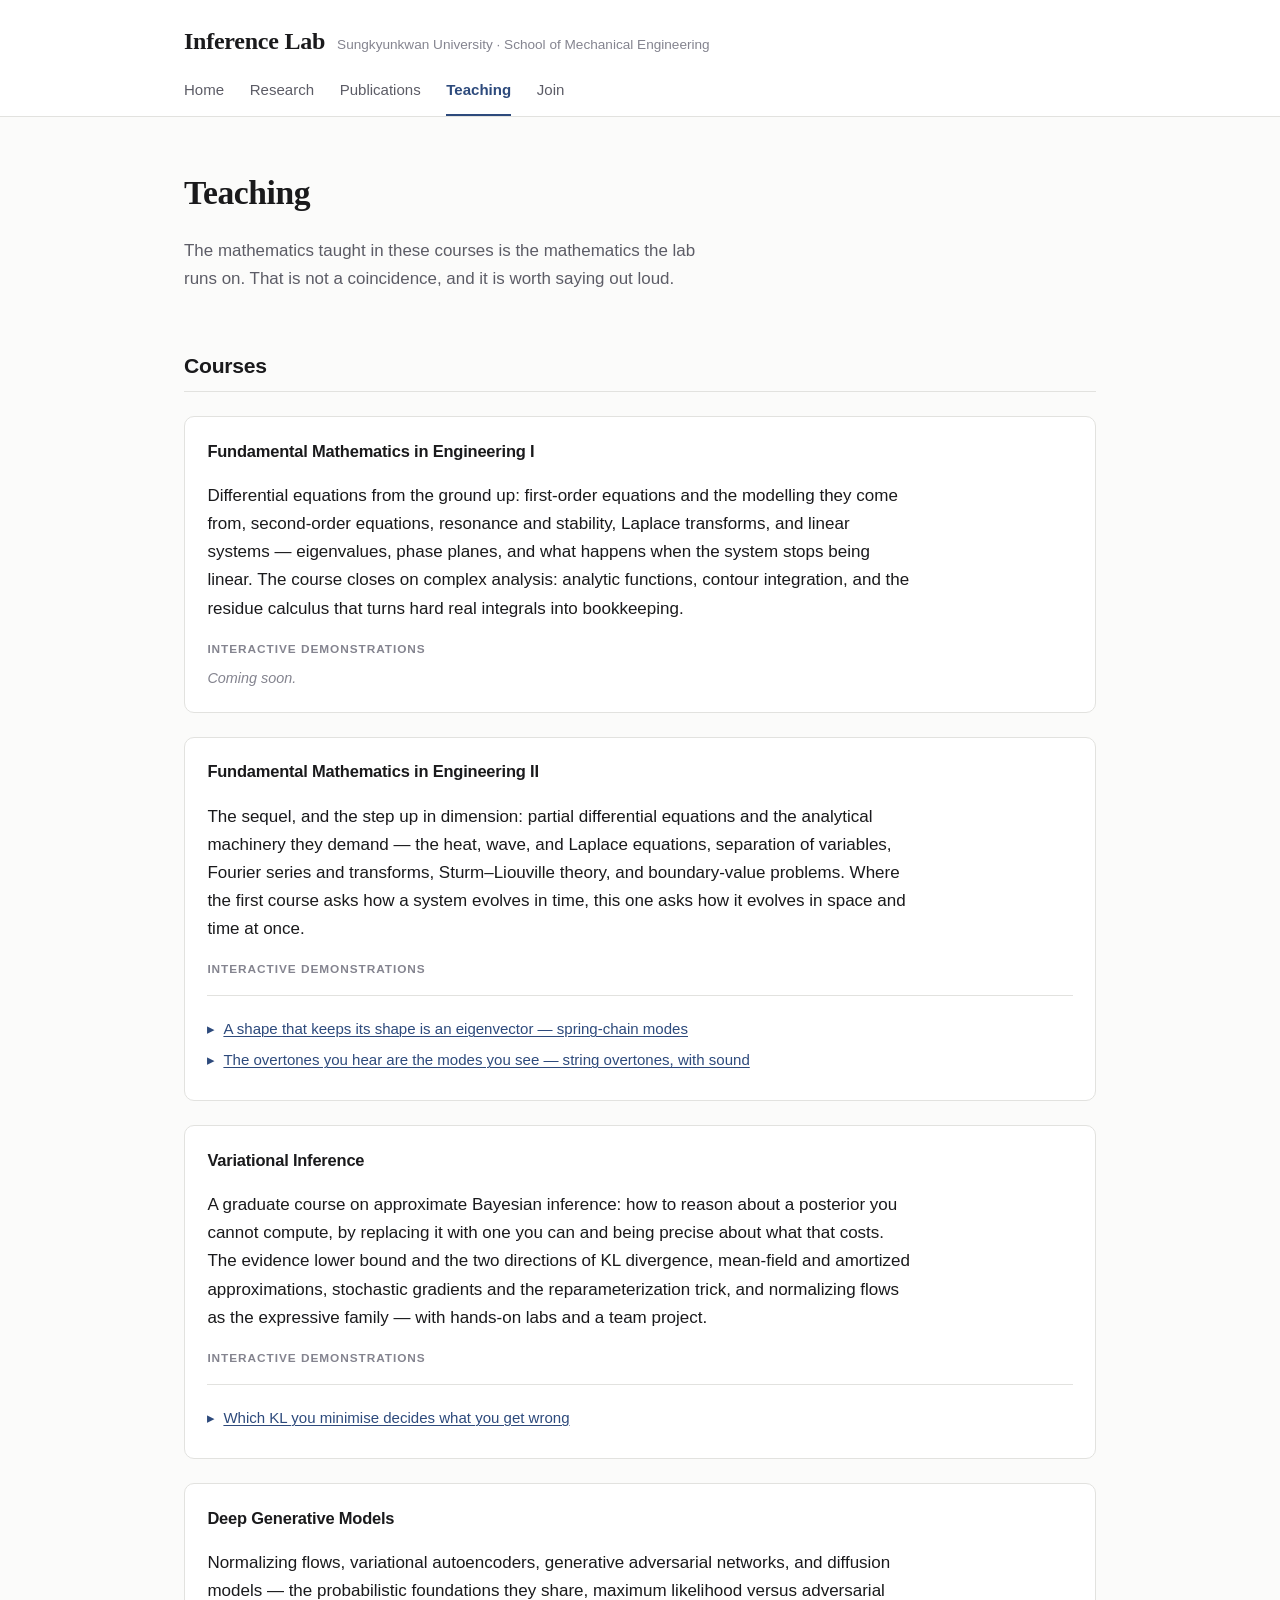
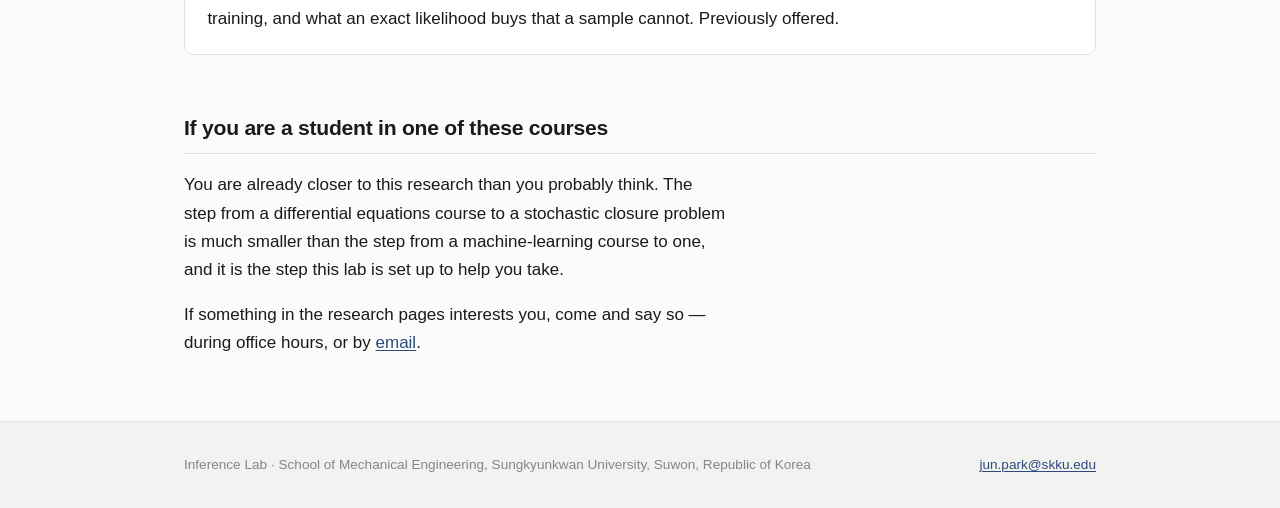
<file: teaching.html>
<!DOCTYPE html>
<html lang="en">
<head>
<meta charset="UTF-8">
<meta name="viewport" content="width=device-width, initial-scale=1.0">
<title>Teaching — Inference Lab</title>
<meta name="description" content="Courses taught by Jun H. Park at Sungkyunkwan University — Fundamental Mathematics in Engineering I and II, Variational Inference, Deep Generative Models — with interactive in-class demonstrations.">
<link rel="stylesheet" href="style.css">
</head>
<body>

<header class="masthead">
  <div class="masthead-inner">
    <a class="brand" href="index.html">
      <span class="brand-name">Inference Lab</span>
      <span class="brand-affil">Sungkyunkwan University &middot; School of Mechanical Engineering</span>
    </a>
    <nav class="site">
      <a href="index.html">Home</a>
      <a href="research.html">Research</a>
      <a href="publications.html">Publications</a>
      <a href="teaching.html" aria-current="page">Teaching</a>
      <a href="join.html">Join</a>
    </nav>
  </div>
</header>

<main class="wrap">

  <h1>Teaching</h1>
  <p class="lede">
    The mathematics taught in these courses is the mathematics the lab runs on.
    That is not a coincidence, and it is worth saying out loud.
  </p>

  <section>
    <h2>Courses</h2>

    <div class="course">
      <h3>Fundamental Mathematics in Engineering I</h3>
      <p>
        Differential equations from the ground up: first-order equations and the
        modelling they come from, second-order equations, resonance and
        stability, Laplace transforms, and linear systems — eigenvalues, phase
        planes, and what happens when the system stops being linear. The course
        closes on complex analysis: analytic functions, contour integration,
        and the residue calculus that turns hard real integrals into
        bookkeeping.
      </p>

      <!-- ADD A DEMO: drop a self-contained .html file in demos/ and add a line here:
           <li><a href="demos/fme1-slope-fields.html">Slope fields and Euler's method</a></li>
           Then delete the .demos-empty paragraph below. -->
      <p class="demos-label">Interactive demonstrations</p>
      <p class="demos-empty">Coming soon.</p>
    </div>

    <div class="course">
      <h3>Fundamental Mathematics in Engineering II</h3>
      <p>
        The sequel, and the step up in dimension: partial differential
        equations and the analytical machinery they demand — the heat, wave,
        and Laplace equations, separation of variables, Fourier series and
        transforms, Sturm–Liouville theory, and boundary-value problems. Where
        the first course asks how a system evolves in time, this one asks how
        it evolves in space and time at once.
      </p>

      <p class="demos-label">Interactive demonstrations</p>
      <ul class="demos">
        <li><a href="demos/fme2-spring-modes.html">A shape that keeps its shape is an eigenvector — spring-chain modes</a></li>
        <li><a href="demos/fme2-string-overtones.html">The overtones you hear are the modes you see — string overtones, with sound</a></li>
      </ul>
    </div>

    <div class="course">
      <h3>Variational Inference</h3>
      <p>
        A graduate course on approximate Bayesian inference: how to reason
        about a posterior you cannot compute, by replacing it with one you can
        and being precise about what that costs. The evidence lower bound and
        the two directions of KL divergence, mean-field and amortized
        approximations, stochastic gradients and the reparameterization trick,
        and normalizing flows as the expressive family — with hands-on labs
        and a team project.
      </p>

      <p class="demos-label">Interactive demonstrations</p>
      <ul class="demos">
        <li><a href="demos/vi-kl-direction.html">Which KL you minimise decides what you get wrong</a></li>
      </ul>
    </div>

    <div class="course">
      <h3>Deep Generative Models</h3>
      <p>
        Normalizing flows, variational autoencoders, generative adversarial
        networks, and diffusion models — the probabilistic foundations they
        share, maximum likelihood versus adversarial training, and what an
        exact likelihood buys that a sample cannot. Previously offered.
      </p>
    </div>
  </section>

  <section>
    <h2>If you are a student in one of these courses</h2>
    <p>
      You are already closer to this research than you probably think. The step
      from a differential equations course to a stochastic closure problem is
      much smaller than the step from a machine-learning course to one, and it is
      the step this lab is set up to help you take.
    </p>
    <p>
      If something in the research pages interests you, come and say so — during
      office hours, or by <a href="mailto:jun.park@skku.edu">email</a>.
    </p>
  </section>

</main>

<footer class="site">
  <div class="wrap">
    <p>Inference Lab &middot; School of Mechanical Engineering, Sungkyunkwan University, Suwon, Republic of Korea</p>
    <p><a href="mailto:jun.park@skku.edu">jun.park@skku.edu</a></p>
  </div>
</footer>

</body>
</html>
</file>
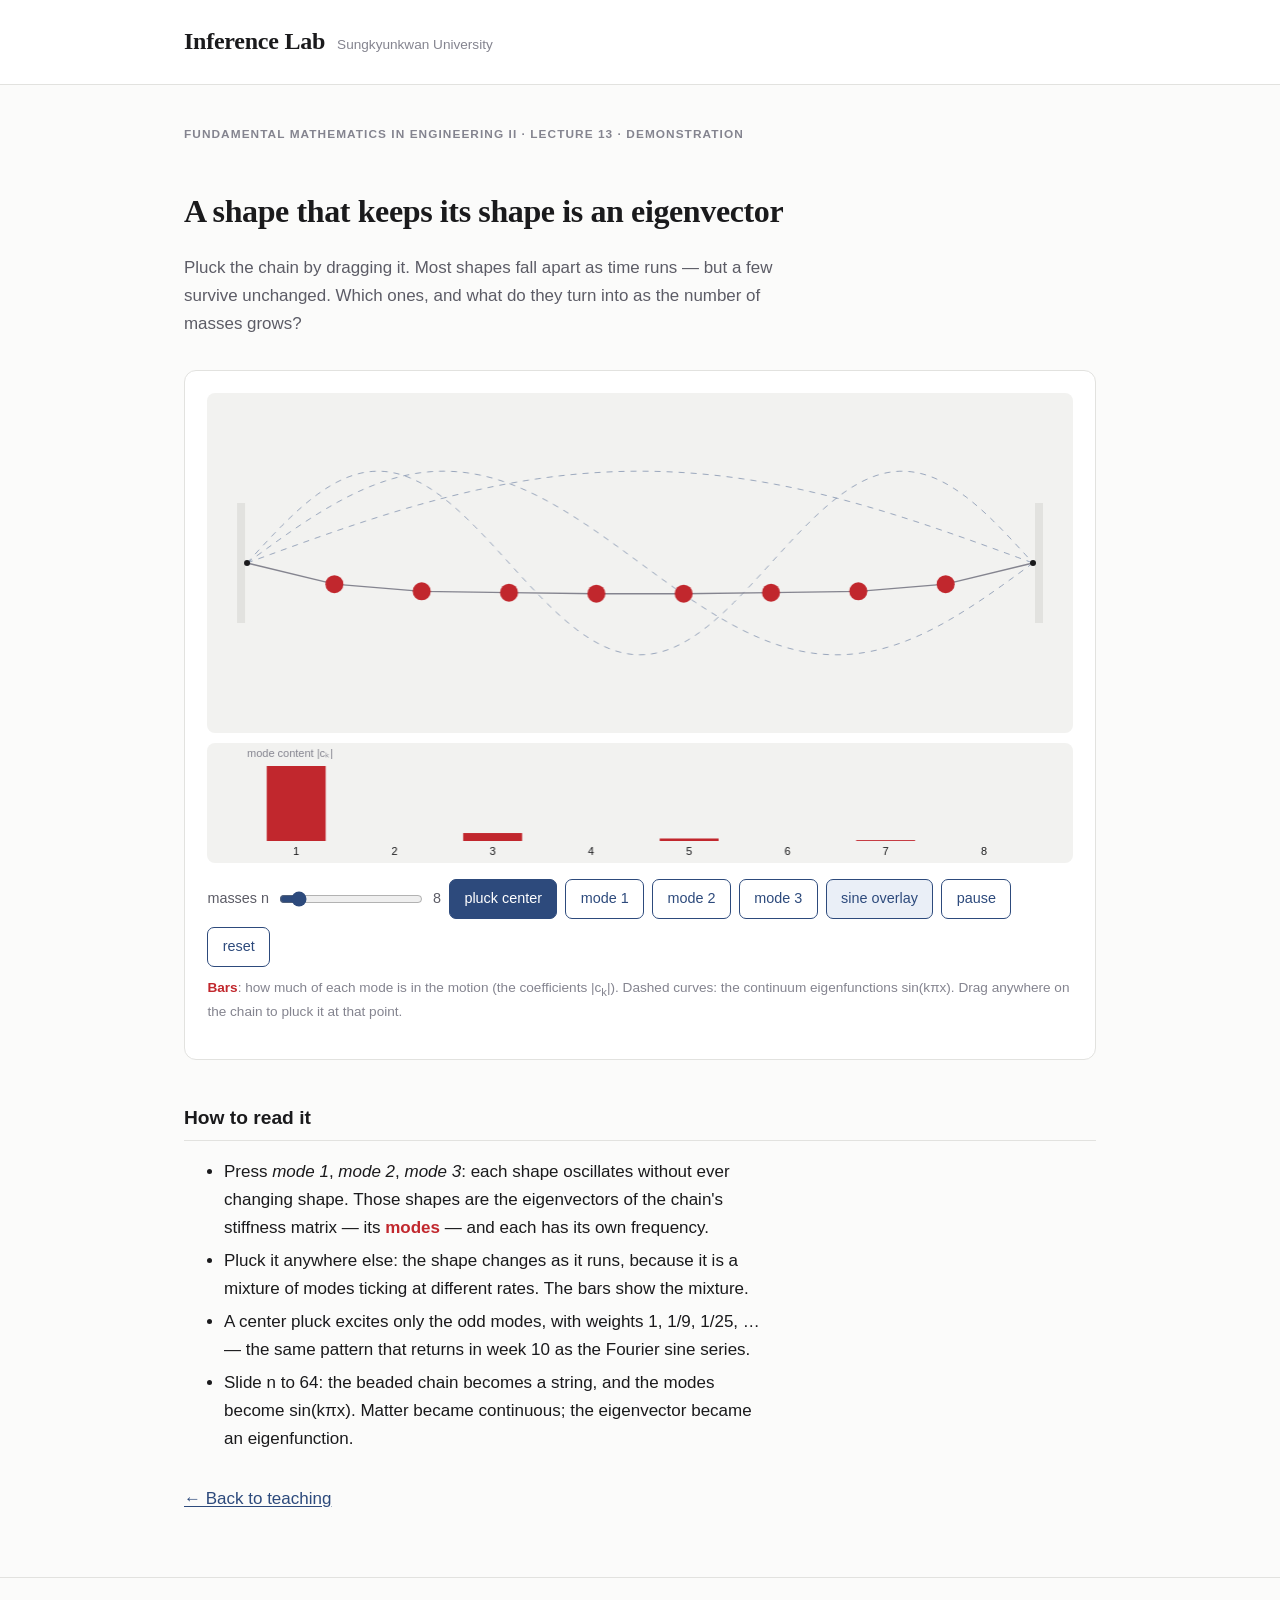
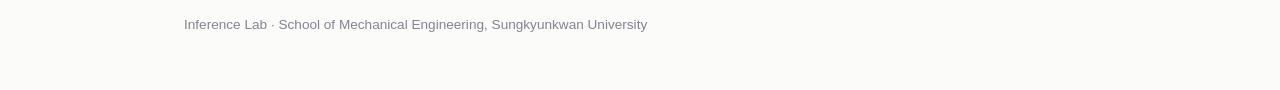
<file: demos/fme2-spring-modes.html>
<!DOCTYPE html>
<html lang="en">
<head>
<meta charset="UTF-8">
<meta name="viewport" content="width=device-width, initial-scale=1.0">
<title>Spring-chain modes — Fundamental Mathematics in Engineering II demo</title>
<meta name="description" content="Interactive demonstration: a chain of masses on springs has eigenvectors — modes — that keep their shape as time runs, and as the masses multiply the modes converge to sine waves. Fundamental Mathematics in Engineering II, Inference Lab, SKKU.">
<style>
/* Tokens copied from ../style.css so this file stands alone offline. */
:root {
  --bg:#fbfbfa; --bg-raised:#ffffff; --bg-sunken:#f2f2f0;
  --text:#1a1a1c; --text-mute:#5c5c66; --text-faint:#84848f;
  --rule:#e2e2df; --accent:#2d4a7c; --accent-lo:#eaeff7; --accent-hi:#1c3057;
  --mode:#c1272d;                  /* a mode / eigen-object — matches the course slides */
  --sans:-apple-system,BlinkMacSystemFont,"Segoe UI",Roboto,"Helvetica Neue",Arial,sans-serif;
  --serif:"Iowan Old Style","Palatino Linotype",Palatino,Georgia,"Times New Roman",serif;
  --mono:ui-monospace,SFMono-Regular,"SF Mono",Menlo,Consolas,monospace;
}
@media (prefers-color-scheme: dark) {
  :root {
    --bg:#131316; --bg-raised:#1b1b20; --bg-sunken:#0e0e11;
    --text:#ececf0; --text-mute:#a6a6b2; --text-faint:#7b7b88;
    --rule:#2c2c34; --accent:#93b2e6; --accent-lo:#1c2436; --accent-hi:#b9cdf2;
    --mode:#f26a6a;
  }
}
*,*::before,*::after{box-sizing:border-box}
body{margin:0;background:var(--bg);color:var(--text);font-family:var(--sans);
     font-size:17px;line-height:1.65;-webkit-font-smoothing:antialiased}
.wrap{max-width:60rem;margin:0 auto;padding:0 1.5rem}
a{color:var(--accent);text-underline-offset:2px}
.masthead{border-bottom:1px solid var(--rule);background:var(--bg-raised)}
.masthead-inner{max-width:60rem;margin:0 auto;padding:1.4rem 1.5rem}
.brand{display:flex;align-items:baseline;gap:.75rem;flex-wrap:wrap;text-decoration:none;color:inherit}
.brand-name{font-family:var(--serif);font-size:1.5rem;font-weight:600;letter-spacing:-.01em}
.brand-affil{font-size:.85rem;color:var(--text-faint)}
h1{font-family:var(--serif);font-size:2rem;font-weight:600;margin:2.5rem 0 .4rem;letter-spacing:-.012em}
.course-tag{font-size:.74rem;font-weight:700;letter-spacing:.09em;text-transform:uppercase;
            color:var(--text-faint);margin:0}
.question{margin:1rem 0 0;max-width:38rem;font-size:1.06rem;color:var(--text-mute)}
p{max-width:36rem}
h2{font-size:1.2rem;font-weight:650;margin:2.6rem 0 .8rem;padding-bottom:.4rem;border-bottom:1px solid var(--rule)}
.panel{margin-top:2rem;background:var(--bg-raised);border:1px solid var(--rule);border-radius:12px;padding:1.4rem}
canvas{display:block;width:100%;height:auto;border-radius:8px;background:var(--bg-sunken);touch-action:none}
#spectrum{margin-top:.6rem}
.controls{display:flex;flex-wrap:wrap;gap:.5rem;align-items:center;margin-top:1rem}
button{font:inherit;font-size:.9rem;padding:.45rem .9rem;border-radius:7px;
       border:1px solid var(--accent);background:var(--accent);color:var(--bg-raised);cursor:pointer}
button.ghost{background:transparent;color:var(--accent)}
button.ghost.on{background:var(--accent-lo)}
button:hover{background:var(--accent-hi);border-color:var(--accent-hi);color:var(--bg-raised)}
label{font-size:.9rem;color:var(--text-mute);display:flex;gap:.5rem;align-items:center}
input[type=range]{accent-color:var(--accent);width:9rem}
.note{font-size:.85rem;color:var(--text-faint);margin-top:.6rem;max-width:none}
.note b{color:var(--mode)}
ul{max-width:36rem}
li{margin:.3rem 0}
.footer{margin-top:4rem;border-top:1px solid var(--rule);padding:1.4rem 0 2.5rem;font-size:.85rem;color:var(--text-faint)}
</style>
</head>
<body>

<header class="masthead">
  <div class="masthead-inner">
    <a class="brand" href="../index.html">
      <span class="brand-name">Inference Lab</span>
      <span class="brand-affil">Sungkyunkwan University</span>
    </a>
  </div>
</header>

<main class="wrap">

  <p class="course-tag" style="margin-top:2.5rem">Fundamental Mathematics in Engineering II &middot; Lecture 13 &middot; demonstration</p>
  <h1>A shape that keeps its shape is an eigenvector</h1>
  <p class="question">
    Pluck the chain by dragging it. Most shapes fall apart as time runs — but a
    few survive unchanged. Which ones, and what do they turn into as the number
    of masses grows?
  </p>

  <div class="panel">
    <canvas id="chain" height="340"></canvas>
    <canvas id="spectrum" height="120"></canvas>
    <div class="controls">
      <label>masses n <input type="range" id="nslider" min="2" max="64" value="8"> <span id="nval">8</span></label>
      <button id="pluck">pluck center</button>
      <button id="m1" class="ghost">mode 1</button>
      <button id="m2" class="ghost">mode 2</button>
      <button id="m3" class="ghost">mode 3</button>
      <button id="overlay" class="ghost on">sine overlay</button>
      <button id="pause" class="ghost">pause</button>
      <button id="reset" class="ghost">reset</button>
    </div>
    <p class="note">
      <b>Bars</b>: how much of each mode is in the motion (the coefficients |c<sub>k</sub>|).
      Dashed curves: the continuum eigenfunctions sin(k&pi;x). Drag anywhere on the
      chain to pluck it at that point.
    </p>
  </div>

  <h2>How to read it</h2>
  <ul>
    <li>Press <em>mode 1</em>, <em>mode 2</em>, <em>mode 3</em>: each shape oscillates
        without ever changing shape. Those shapes are the eigenvectors of the chain's
        stiffness matrix — its <b style="color:var(--mode)">modes</b> — and each has its
        own frequency.</li>
    <li>Pluck it anywhere else: the shape changes as it runs, because it is a mixture of
        modes ticking at different rates. The bars show the mixture.</li>
    <li>A center pluck excites only the odd modes, with weights 1, 1/9, 1/25, … — the
        same pattern that returns in week 10 as the Fourier sine series.</li>
    <li>Slide n to 64: the beaded chain becomes a string, and the modes become
        sin(k&pi;x). Matter became continuous; the eigenvector became an eigenfunction.</li>
  </ul>

  <p style="margin-top:2rem"><a href="../teaching.html">&larr; Back to teaching</a></p>
</main>

<footer class="footer">
  <div class="wrap">
    <p>Inference Lab &middot; School of Mechanical Engineering, Sungkyunkwan University</p>
  </div>
</footer>

<script>
(function () {
  "use strict";
  const chainC = document.getElementById('chain');
  const specC  = document.getElementById('spectrum');
  const ctx = chainC.getContext('2d');
  const sct = specC.getContext('2d');
  const css = () => getComputedStyle(document.documentElement);
  const col = name => css().getPropertyValue(name).trim();

  let n = 8, coeffs = [], omegas = [], t = 0;
  let running = true, showOverlay = true, dragging = false, dragPos = null;

  function dpr() { return window.devicePixelRatio || 1; }
  function dims() {
    const W = chainC.width, H = chainC.height;
    return { W, H, margin: 40 * dpr(), midY: H / 2, amp: H * 0.36 };
  }
  function resize() {
    const cssW = chainC.clientWidth || 820;
    chainC.width = cssW * dpr(); chainC.height = 340 * dpr();
    specC.width  = cssW * dpr(); specC.height  = 120 * dpr();
  }
  // Fixed-fixed unit chain: mode k at mass j is sin(k*pi*j/(n+1)); omega_k = 2 sin(k*pi/(2(n+1)))
  function modeShape(k, j) { return Math.sin(k * Math.PI * j / (n + 1)); }
  function setOmegas() {
    omegas = Array.from({length: n}, (_, i) => 2 * Math.sin((i + 1) * Math.PI / (2 * (n + 1))));
  }
  function decompose(u) {
    coeffs = [];
    for (let k = 1; k <= n; k++) {
      let s = 0;
      for (let j = 1; j <= n; j++) s += u[j - 1] * modeShape(k, j);
      coeffs.push((2 / (n + 1)) * s);
    }
    t = 0;
  }
  function disp(j) {
    let s = 0;
    for (let k = 1; k <= n; k++) s += coeffs[k - 1] * modeShape(k, j) * Math.cos(omegas[k - 1] * t);
    return s;
  }
  function pluckAt(frac, height) {
    const u = [];
    for (let j = 1; j <= n; j++) {
      const x = j / (n + 1);
      u.push(x <= frac ? height * x / frac : height * (1 - x) / (1 - frac));
    }
    decompose(u);
  }
  function pureMode(k) {
    const u = [];
    for (let j = 1; j <= n; j++) u.push(0.75 * modeShape(k, j));
    decompose(u);
  }

  function drawChain() {
    const { W, H, margin, midY, amp } = dims();
    const INK = col('--text'), GUIDE = col('--accent'), MODE = col('--mode'),
          FAINT = col('--text-faint'), RULE = col('--rule');
    ctx.clearRect(0, 0, W, H);
    ctx.fillStyle = RULE;
    ctx.fillRect(margin - 10 * dpr(), midY - 60 * dpr(), 8 * dpr(), 120 * dpr());
    ctx.fillRect(W - margin + 2 * dpr(), midY - 60 * dpr(), 8 * dpr(), 120 * dpr());
    if (showOverlay && !dragging) {
      ctx.save();
      ctx.setLineDash([6 * dpr(), 6 * dpr()]);
      ctx.lineWidth = 1 * dpr();
      ctx.globalAlpha = 0.45;
      ctx.strokeStyle = GUIDE;
      for (let k = 1; k <= Math.min(3, n); k++) {
        ctx.beginPath();
        for (let px = 0; px <= 200; px++) {
          const x = px / 200;
          const y = midY - amp * 0.75 * Math.sin(k * Math.PI * x);
          const X = margin + x * (W - 2 * margin);
          px === 0 ? ctx.moveTo(X, y) : ctx.lineTo(X, y);
        }
        ctx.stroke();
      }
      ctx.restore();
    }
    const pts = [[margin, midY]];
    for (let j = 1; j <= n; j++) {
      const x = margin + (j / (n + 1)) * (W - 2 * margin);
      let d;
      if (dragging && dragPos) {
        const frac = j / (n + 1);
        d = frac <= dragPos.xFrac ? dragPos.yDisp * frac / dragPos.xFrac
                                  : dragPos.yDisp * (1 - frac) / (1 - dragPos.xFrac);
      } else d = disp(j);
      pts.push([x, midY - amp * d]);
    }
    pts.push([W - margin, midY]);
    ctx.strokeStyle = FAINT; ctx.lineWidth = 1.4 * dpr();
    ctx.beginPath();
    pts.forEach((p, i) => i === 0 ? ctx.moveTo(p[0], p[1]) : ctx.lineTo(p[0], p[1]));
    ctx.stroke();
    const r = Math.max(3, Math.min(9, 120 / n)) * dpr();
    ctx.fillStyle = MODE;
    for (let i = 1; i < pts.length - 1; i++) {
      ctx.beginPath(); ctx.arc(pts[i][0], pts[i][1], r, 0, 2 * Math.PI); ctx.fill();
    }
    ctx.fillStyle = INK;
    [pts[0], pts[pts.length - 1]].forEach(p => {
      ctx.beginPath(); ctx.arc(p[0], p[1], 3 * dpr(), 0, 2 * Math.PI); ctx.fill();
    });
  }
  function drawSpectrum() {
    const W = specC.width, H = specC.height, m = 40 * dpr();
    const INK = col('--text'), MODE = col('--mode'), FAINT = col('--text-faint');
    sct.clearRect(0, 0, W, H);
    sct.fillStyle = FAINT;
    sct.font = `${11 * dpr()}px sans-serif`;
    sct.textAlign = 'start';
    sct.fillText('mode content |cₖ|', m, 14 * dpr());
    const kmax = Math.min(n, 16);
    const bw = (W - 2 * m) / kmax;
    const maxc = Math.max(0.05, ...coeffs.map(Math.abs));
    for (let k = 1; k <= kmax; k++) {
      const h = Math.abs(coeffs[k - 1]) / maxc * (H - 45 * dpr());
      sct.fillStyle = MODE;
      sct.fillRect(m + (k - 1) * bw + bw * 0.2, H - 22 * dpr() - h, bw * 0.6, h);
      sct.fillStyle = INK; sct.textAlign = 'center';
      sct.fillText(k, m + (k - 1) * bw + bw * 0.5, H - 8 * dpr());
      sct.textAlign = 'start';
    }
    if (n > 16) { sct.fillStyle = FAINT; sct.fillText('…', m + kmax * bw + 4 * dpr(), H - 8 * dpr()); }
  }
  function frame() {
    if (running && !dragging) t += 0.03 * (8 / Math.sqrt(n));
    drawChain(); drawSpectrum();
    requestAnimationFrame(frame);
  }
  function pointerPos(ev) {
    const rect = chainC.getBoundingClientRect();
    const cx = (ev.touches ? ev.touches[0].clientX : ev.clientX) - rect.left;
    const cy = (ev.touches ? ev.touches[0].clientY : ev.clientY) - rect.top;
    const { W, margin, midY, amp } = dims();
    const sx = chainC.width / rect.width, sy = chainC.height / rect.height;
    const xFrac = Math.min(0.98, Math.max(0.02, (cx * sx - margin) / (W - 2 * margin)));
    const yDisp = Math.min(1, Math.max(-1, (midY - cy * sy) / amp));
    return { xFrac, yDisp };
  }
  function startDrag(ev) { dragging = true; dragPos = pointerPos(ev); ev.preventDefault(); }
  function moveDrag(ev)  { if (dragging) { dragPos = pointerPos(ev); ev.preventDefault(); } }
  function endDrag() { if (!dragging) return; dragging = false; if (dragPos) pluckAt(dragPos.xFrac, dragPos.yDisp); dragPos = null; }
  chainC.addEventListener('mousedown', startDrag);
  chainC.addEventListener('mousemove', moveDrag);
  window.addEventListener('mouseup', endDrag);
  chainC.addEventListener('touchstart', startDrag, { passive: false });
  chainC.addEventListener('touchmove', moveDrag, { passive: false });
  chainC.addEventListener('touchend', endDrag);

  const nslider = document.getElementById('nslider');
  nslider.addEventListener('input', () => {
    n = +nslider.value; document.getElementById('nval').textContent = n;
    setOmegas(); pluckAt(0.5, 0.7);
  });
  document.getElementById('pluck').onclick = () => pluckAt(0.5, 0.7);
  document.getElementById('m1').onclick = () => pureMode(1);
  document.getElementById('m2').onclick = () => pureMode(2);
  document.getElementById('m3').onclick = () => pureMode(3);
  document.getElementById('reset').onclick = () => { coeffs = coeffs.map(() => 0); t = 0; };
  const ovBtn = document.getElementById('overlay');
  ovBtn.onclick = () => { showOverlay = !showOverlay; ovBtn.classList.toggle('on', showOverlay); };
  const pauseBtn = document.getElementById('pause');
  pauseBtn.onclick = () => { running = !running; pauseBtn.textContent = running ? 'pause' : 'play'; };

  window.addEventListener('resize', resize);
  resize(); setOmegas(); pluckAt(0.5, 0.7); frame();
})();
</script>
</body>
</html>
</file>
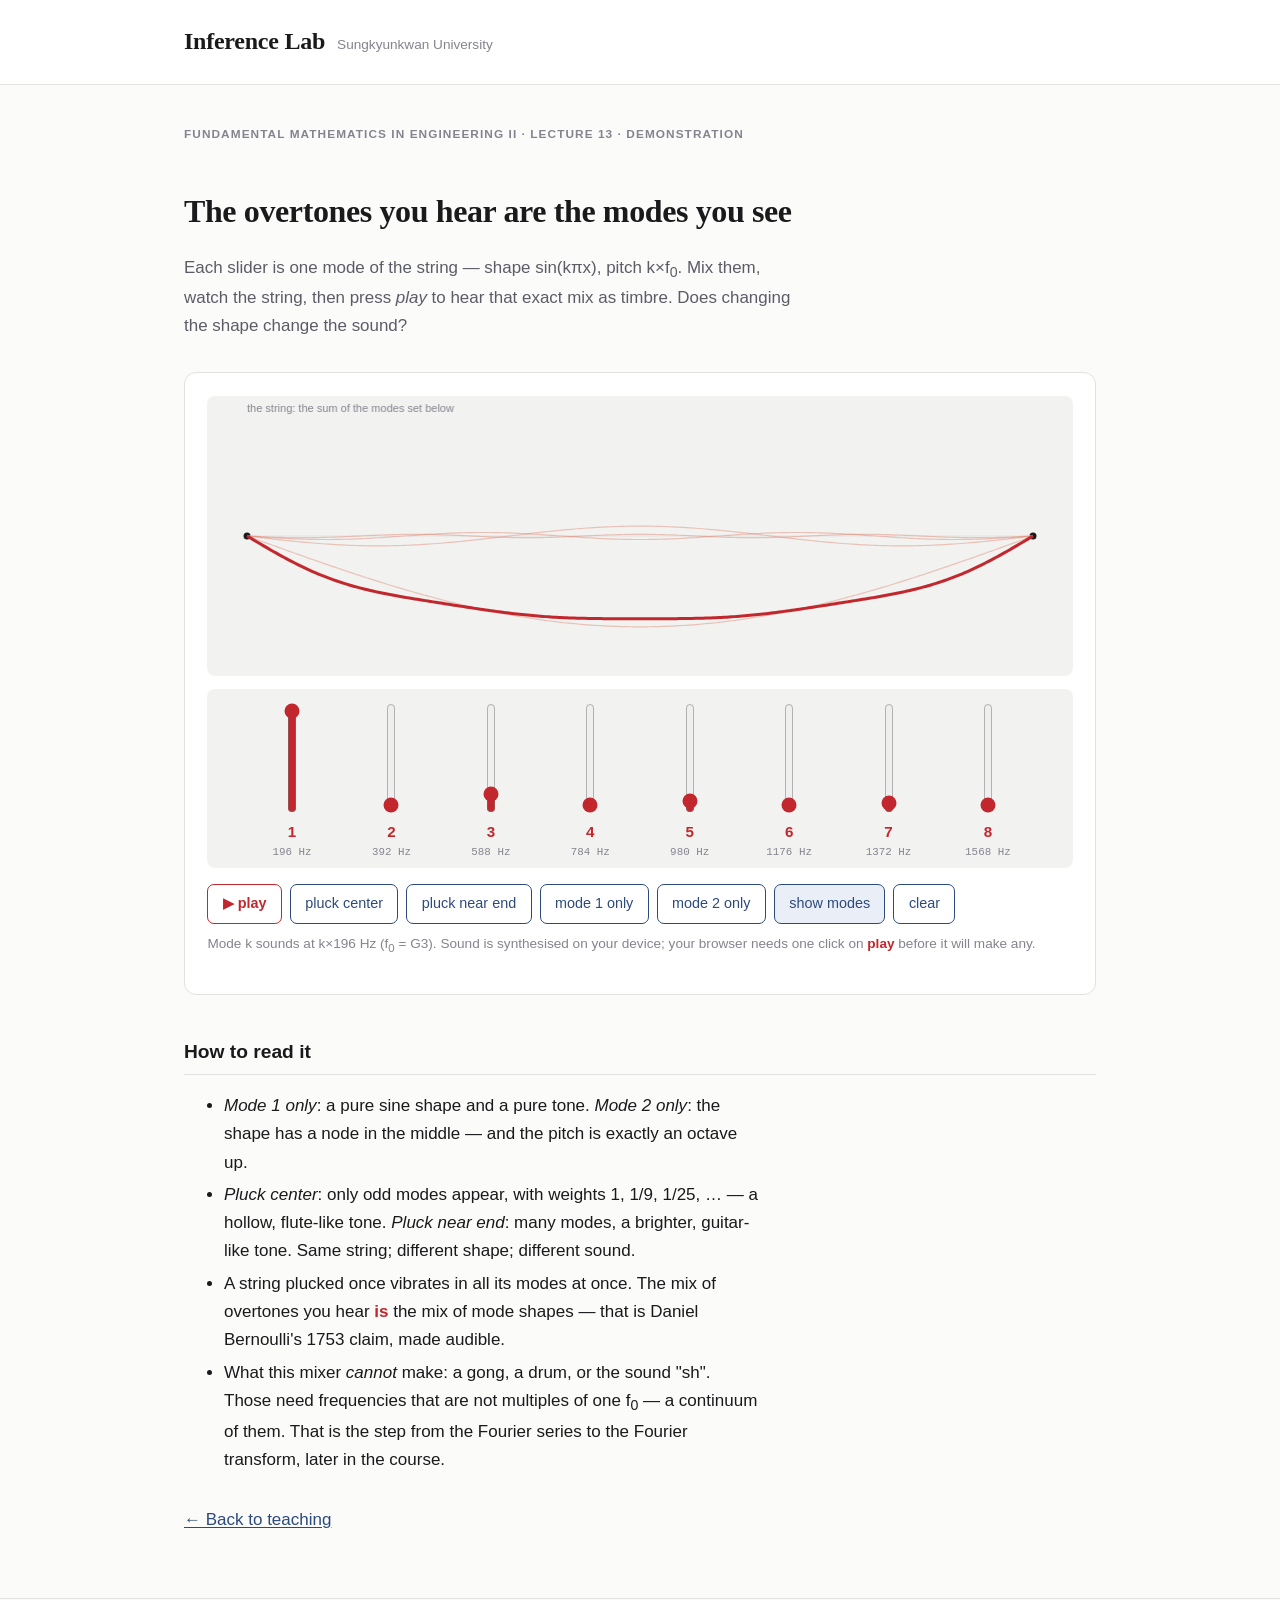
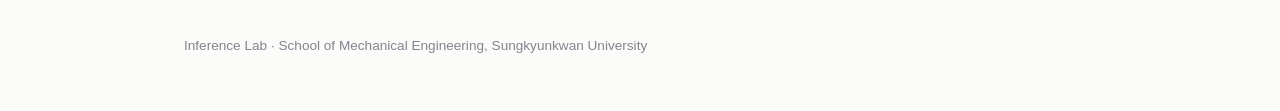
<file: demos/fme2-string-overtones.html>
<!DOCTYPE html>
<html lang="en">
<head>
<meta charset="UTF-8">
<meta name="viewport" content="width=device-width, initial-scale=1.0">
<title>String overtones — hear the shape — Fundamental Mathematics in Engineering II demo</title>
<meta name="description" content="Interactive demonstration: mix the modes of a vibrating string with sliders, watch the shape, and hear the same mix as timbre — every overtone you hear is a mode you can see. Fundamental Mathematics in Engineering II, Inference Lab, SKKU.">
<style>
/* Tokens copied from ../style.css so this file stands alone offline. */
:root {
  --bg:#fbfbfa; --bg-raised:#ffffff; --bg-sunken:#f2f2f0;
  --text:#1a1a1c; --text-mute:#5c5c66; --text-faint:#84848f;
  --rule:#e2e2df; --accent:#2d4a7c; --accent-lo:#eaeff7; --accent-hi:#1c3057;
  --mode:#c1272d; --mode-lo:#e08573;   /* a mode / eigen-object — matches the course slides */
  --sans:-apple-system,BlinkMacSystemFont,"Segoe UI",Roboto,"Helvetica Neue",Arial,sans-serif;
  --serif:"Iowan Old Style","Palatino Linotype",Palatino,Georgia,"Times New Roman",serif;
  --mono:ui-monospace,SFMono-Regular,"SF Mono",Menlo,Consolas,monospace;
}
@media (prefers-color-scheme: dark) {
  :root {
    --bg:#131316; --bg-raised:#1b1b20; --bg-sunken:#0e0e11;
    --text:#ececf0; --text-mute:#a6a6b2; --text-faint:#7b7b88;
    --rule:#2c2c34; --accent:#93b2e6; --accent-lo:#1c2436; --accent-hi:#b9cdf2;
    --mode:#f26a6a; --mode-lo:#f2a58f;
  }
}
*,*::before,*::after{box-sizing:border-box}
body{margin:0;background:var(--bg);color:var(--text);font-family:var(--sans);
     font-size:17px;line-height:1.65;-webkit-font-smoothing:antialiased}
.wrap{max-width:60rem;margin:0 auto;padding:0 1.5rem}
a{color:var(--accent);text-underline-offset:2px}
.masthead{border-bottom:1px solid var(--rule);background:var(--bg-raised)}
.masthead-inner{max-width:60rem;margin:0 auto;padding:1.4rem 1.5rem}
.brand{display:flex;align-items:baseline;gap:.75rem;flex-wrap:wrap;text-decoration:none;color:inherit}
.brand-name{font-family:var(--serif);font-size:1.5rem;font-weight:600;letter-spacing:-.01em}
.brand-affil{font-size:.85rem;color:var(--text-faint)}
h1{font-family:var(--serif);font-size:2rem;font-weight:600;margin:2.5rem 0 .4rem;letter-spacing:-.012em}
.course-tag{font-size:.74rem;font-weight:700;letter-spacing:.09em;text-transform:uppercase;
            color:var(--text-faint);margin:0}
.question{margin:1rem 0 0;max-width:38rem;font-size:1.06rem;color:var(--text-mute)}
p{max-width:36rem}
h2{font-size:1.2rem;font-weight:650;margin:2.6rem 0 .8rem;padding-bottom:.4rem;border-bottom:1px solid var(--rule)}
.panel{margin-top:2rem;background:var(--bg-raised);border:1px solid var(--rule);border-radius:12px;padding:1.4rem}
canvas{display:block;width:100%;height:auto;border-radius:8px;background:var(--bg-sunken)}
.mixer{display:flex;gap:6px;justify-content:center;align-items:flex-end;
       background:var(--bg-sunken);border-radius:8px;padding:12px 8px 6px;margin-top:.8rem}
.ch{display:flex;flex-direction:column;align-items:center;width:11%;min-width:54px}
.ch input[type=range]{writing-mode:vertical-lr;direction:rtl;width:26px;height:110px;
                      accent-color:var(--mode);touch-action:none}
.ch .k{font-weight:700;color:var(--mode);font-size:.95rem;margin-top:4px}
.ch .f{color:var(--text-faint);font-size:.68rem;font-family:var(--mono)}
.controls{display:flex;flex-wrap:wrap;gap:.5rem;align-items:center;margin-top:1rem}
button{font:inherit;font-size:.9rem;padding:.45rem .9rem;border-radius:7px;
       border:1px solid var(--accent);background:transparent;color:var(--accent);cursor:pointer}
button.on{background:var(--accent-lo)}
button:hover{background:var(--accent-hi);border-color:var(--accent-hi);color:var(--bg-raised)}
#play{border-color:var(--mode);color:var(--mode);font-weight:700}
#play.on{background:var(--mode);color:var(--bg-raised)}
.note{font-size:.85rem;color:var(--text-faint);margin-top:.6rem;max-width:none}
.note b{color:var(--mode)}
ul{max-width:36rem}
li{margin:.3rem 0}
.footer{margin-top:4rem;border-top:1px solid var(--rule);padding:1.4rem 0 2.5rem;font-size:.85rem;color:var(--text-faint)}
</style>
</head>
<body>

<header class="masthead">
  <div class="masthead-inner">
    <a class="brand" href="../index.html">
      <span class="brand-name">Inference Lab</span>
      <span class="brand-affil">Sungkyunkwan University</span>
    </a>
  </div>
</header>

<main class="wrap">

  <p class="course-tag" style="margin-top:2.5rem">Fundamental Mathematics in Engineering II &middot; Lecture 13 &middot; demonstration</p>
  <h1>The overtones you hear are the modes you see</h1>
  <p class="question">
    Each slider is one mode of the string — shape sin(k&pi;x), pitch k&times;f<sub>0</sub>.
    Mix them, watch the string, then press <em>play</em> to hear that exact mix as
    timbre. Does changing the shape change the sound?
  </p>

  <div class="panel">
    <canvas id="string" height="280"></canvas>
    <div class="mixer" id="mixer"></div>
    <div class="controls">
      <button id="play">&#9654; play</button>
      <button id="pluckC">pluck center</button>
      <button id="pluckE">pluck near end</button>
      <button id="pure1">mode 1 only</button>
      <button id="pure2">mode 2 only</button>
      <button id="ghosts" class="on">show modes</button>
      <button id="clear">clear</button>
    </div>
    <p class="note">
      Mode k sounds at k&times;196&nbsp;Hz (f<sub>0</sub> = G3). Sound is synthesised on
      your device; your browser needs one click on <b>play</b> before it will make any.
    </p>
  </div>

  <h2>How to read it</h2>
  <ul>
    <li><em>Mode 1 only</em>: a pure sine shape and a pure tone. <em>Mode 2 only</em>:
        the shape has a node in the middle — and the pitch is exactly an octave up.</li>
    <li><em>Pluck center</em>: only odd modes appear, with weights 1, 1/9, 1/25, … —
        a hollow, flute-like tone. <em>Pluck near end</em>: many modes, a brighter,
        guitar-like tone. Same string; different shape; different sound.</li>
    <li>A string plucked once vibrates in all its modes at once. The mix of overtones
        you hear <b style="color:var(--mode)">is</b> the mix of mode shapes — that is
        Daniel Bernoulli's 1753 claim, made audible.</li>
    <li>What this mixer <em>cannot</em> make: a gong, a drum, or the sound "sh". Those
        need frequencies that are not multiples of one f<sub>0</sub> — a continuum of
        them. That is the step from the Fourier series to the Fourier transform, later
        in the course.</li>
  </ul>

  <p style="margin-top:2rem"><a href="../teaching.html">&larr; Back to teaching</a></p>
</main>

<footer class="footer">
  <div class="wrap">
    <p>Inference Lab &middot; School of Mechanical Engineering, Sungkyunkwan University</p>
  </div>
</footer>

<script>
(function () {
  "use strict";
  const css = () => getComputedStyle(document.documentElement);
  const col = name => css().getPropertyValue(name).trim();
  const NMODES = 8, F0 = 196;
  let amps = new Array(NMODES).fill(0);
  let t = 0, playing = false, showGhosts = true;
  let ctxA = null, oscs = [], gains = [], master = null;

  const mixer = document.getElementById('mixer');
  const sliders = [];
  for (let k = 1; k <= NMODES; k++) {
    const ch = document.createElement('div'); ch.className = 'ch';
    const sl = document.createElement('input');
    sl.type = 'range'; sl.min = 0; sl.max = 1; sl.step = 0.01; sl.value = 0;
    sl.setAttribute('aria-label', 'amplitude of mode ' + k);
    sl.addEventListener('input', () => { amps[k-1] = +sl.value; syncGains(); });
    const kl = document.createElement('div'); kl.className = 'k'; kl.textContent = k;
    const fl = document.createElement('div'); fl.className = 'f'; fl.textContent = (k*F0) + ' Hz';
    ch.appendChild(sl); ch.appendChild(kl); ch.appendChild(fl); mixer.appendChild(ch);
    sliders.push(sl);
  }
  function setAmps(a) {
    for (let i = 0; i < NMODES; i++) { amps[i] = a[i] || 0; sliders[i].value = amps[i]; }
    syncGains();
  }
  function pluck(p) {   // pluck at fraction p: a_k ∝ sin(k·pi·p)/k^2
    const a = [];
    for (let k = 1; k <= NMODES; k++) a.push(Math.abs(Math.sin(k*Math.PI*p))/(k*k));
    const m = Math.max.apply(null, a);
    setAmps(a.map(v => +(v/m).toFixed(2)));
  }

  function ensureAudio() {
    if (ctxA) return;
    ctxA = new (window.AudioContext || window.webkitAudioContext)();
    master = ctxA.createGain(); master.gain.value = 0; master.connect(ctxA.destination);
    for (let k = 1; k <= NMODES; k++) {
      const o = ctxA.createOscillator(); o.type = 'sine'; o.frequency.value = k * F0;
      const g = ctxA.createGain(); g.gain.value = 0;
      o.connect(g); g.connect(master); o.start();
      oscs.push(o); gains.push(g);
    }
  }
  function syncGains() {
    if (!ctxA) return;
    const total = amps.reduce((s,v) => s+v, 0) || 1;
    const scale = 0.55 / Math.max(1, total);
    amps.forEach((a,i) => gains[i].gain.setTargetAtTime(a*scale, ctxA.currentTime, 0.03));
  }
  const playBtn = document.getElementById('play');
  playBtn.onclick = () => {
    ensureAudio(); ctxA.resume();
    playing = !playing;
    master.gain.setTargetAtTime(playing ? 1 : 0, ctxA.currentTime, 0.05);
    syncGains();
    playBtn.classList.toggle('on', playing);
    playBtn.innerHTML = playing ? '&#9632; stop' : '&#9654; play';
  };

  const cv = document.getElementById('string'), cx = cv.getContext('2d');
  function dpr(){ return window.devicePixelRatio || 1; }
  function resize(){ cv.width = (cv.clientWidth || 820) * dpr(); cv.height = 280 * dpr(); }
  window.addEventListener('resize', resize); resize();

  function draw() {
    const W = cv.width, H = cv.height, m = 40*dpr(), midY = H/2, amp = H*0.38;
    const INK = col('--text'), RULE = col('--rule'), MODE = col('--mode'),
          MODE2 = col('--mode-lo'), FAINT = col('--text-faint');
    cx.clearRect(0,0,W,H);
    cx.fillStyle = INK;
    [[m,midY],[W-m,midY]].forEach(p => { cx.beginPath(); cx.arc(p[0],p[1],3.5*dpr(),0,7); cx.fill(); });
    cx.strokeStyle = RULE; cx.lineWidth = 1*dpr();
    cx.beginPath(); cx.moveTo(m,midY); cx.lineTo(W-m,midY); cx.stroke();
    const norm = Math.max(1, amps.reduce((s,v)=>s+v,0));
    if (showGhosts) {
      cx.save(); cx.globalAlpha = 0.45; cx.strokeStyle = MODE2; cx.lineWidth = 1.2*dpr();
      amps.forEach((a,i) => {
        if (a < 0.01) return;
        const k = i+1;
        cx.beginPath();
        for (let px = 0; px <= 240; px++) {
          const x = px/240;
          const y = midY - amp*(a/norm)*Math.sin(k*Math.PI*x)*Math.cos(k*t);
          const X = m + x*(W-2*m);
          px===0 ? cx.moveTo(X,y) : cx.lineTo(X,y);
        }
        cx.stroke();
      });
      cx.restore();
    }
    cx.strokeStyle = MODE; cx.lineWidth = 3*dpr();
    cx.beginPath();
    for (let px = 0; px <= 300; px++) {
      const x = px/300;
      let u = 0;
      amps.forEach((a,i) => { u += (a/norm)*Math.sin((i+1)*Math.PI*x)*Math.cos((i+1)*t); });
      const X = m + x*(W-2*m), Y = midY - amp*u;
      px===0 ? cx.moveTo(X,Y) : cx.lineTo(X,Y);
    }
    cx.stroke();
    cx.fillStyle = FAINT; cx.font = `${11*dpr()}px sans-serif`;
    cx.fillText('the string: the sum of the modes set below', m, 16*dpr());
    t += 0.045;
    requestAnimationFrame(draw);
  }
  draw();

  document.getElementById('pluckC').onclick = () => pluck(0.5);
  document.getElementById('pluckE').onclick = () => pluck(0.2);
  document.getElementById('pure1').onclick = () => setAmps([1]);
  document.getElementById('pure2').onclick = () => setAmps([0,1]);
  document.getElementById('clear').onclick = () => setAmps([]);
  const gb = document.getElementById('ghosts');
  gb.onclick = () => { showGhosts = !showGhosts; gb.classList.toggle('on', showGhosts); };
  pluck(0.5);
})();
</script>
</body>
</html>
</file>
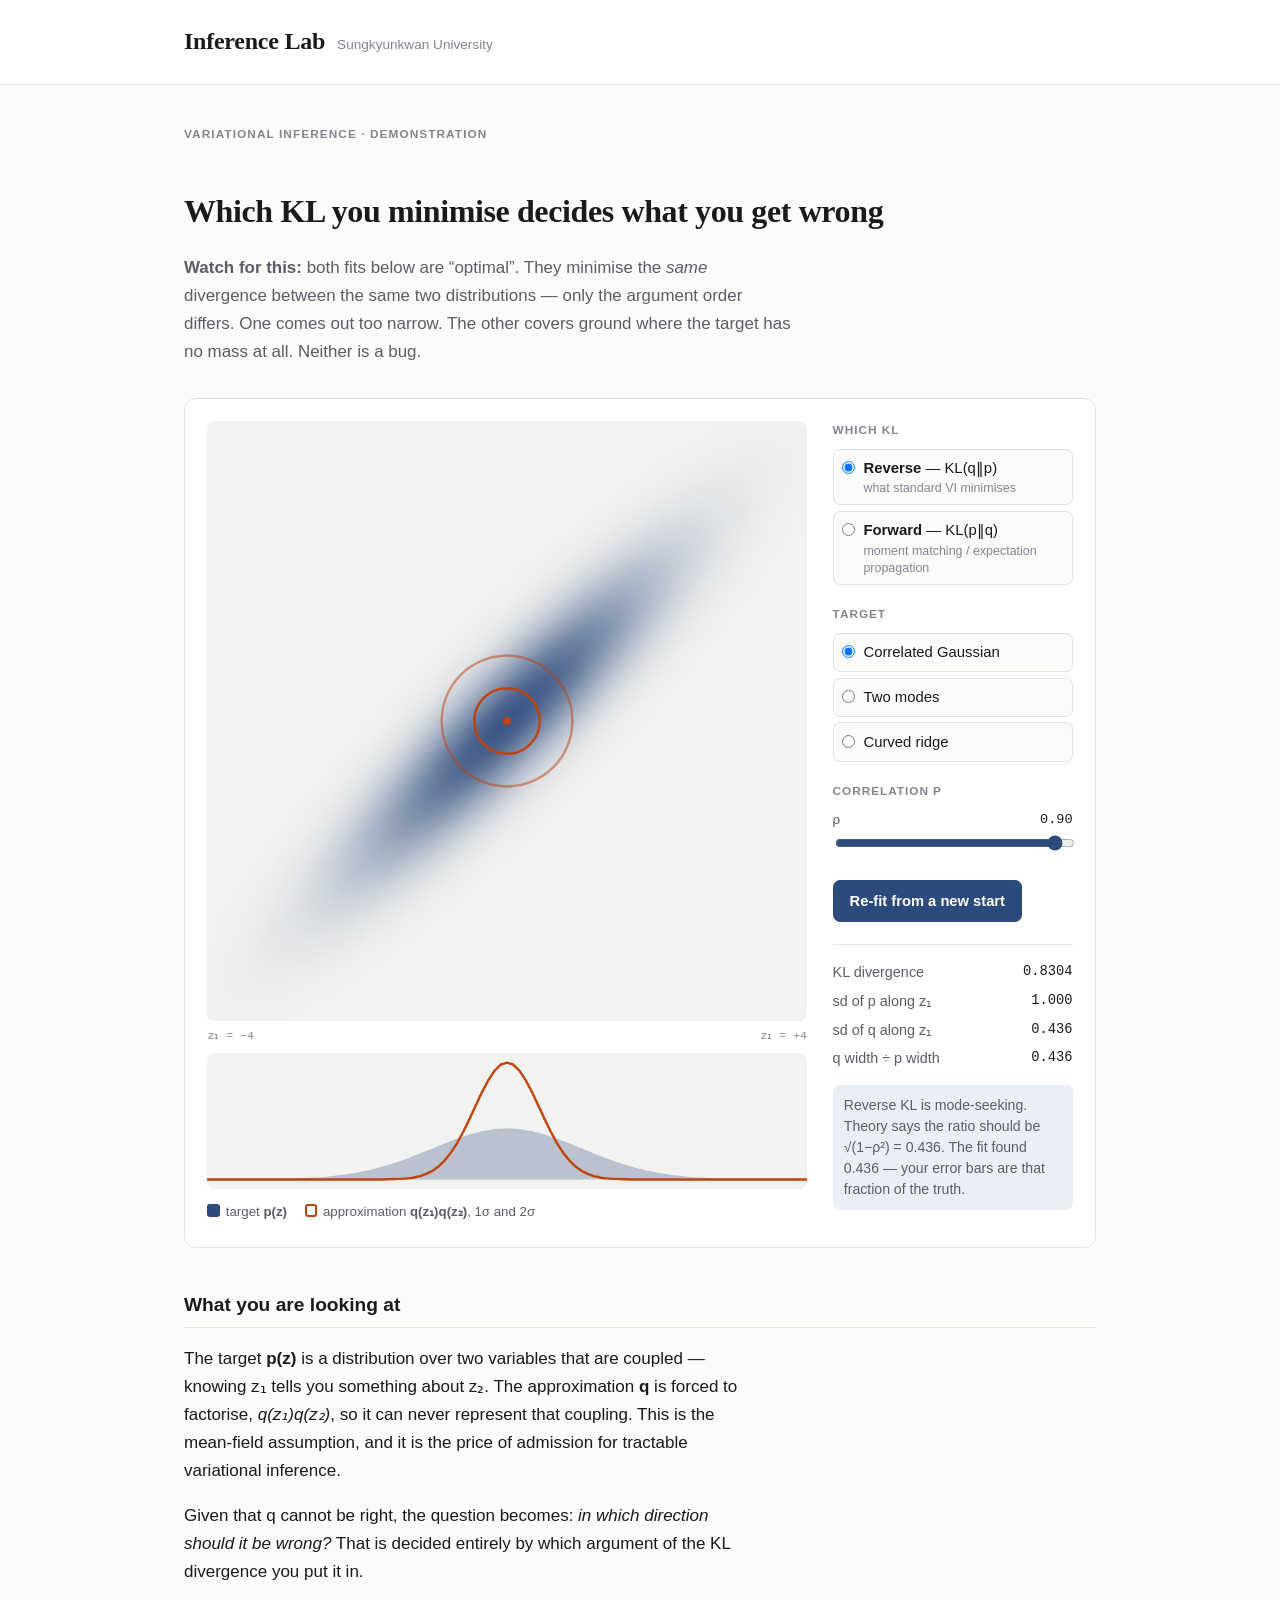
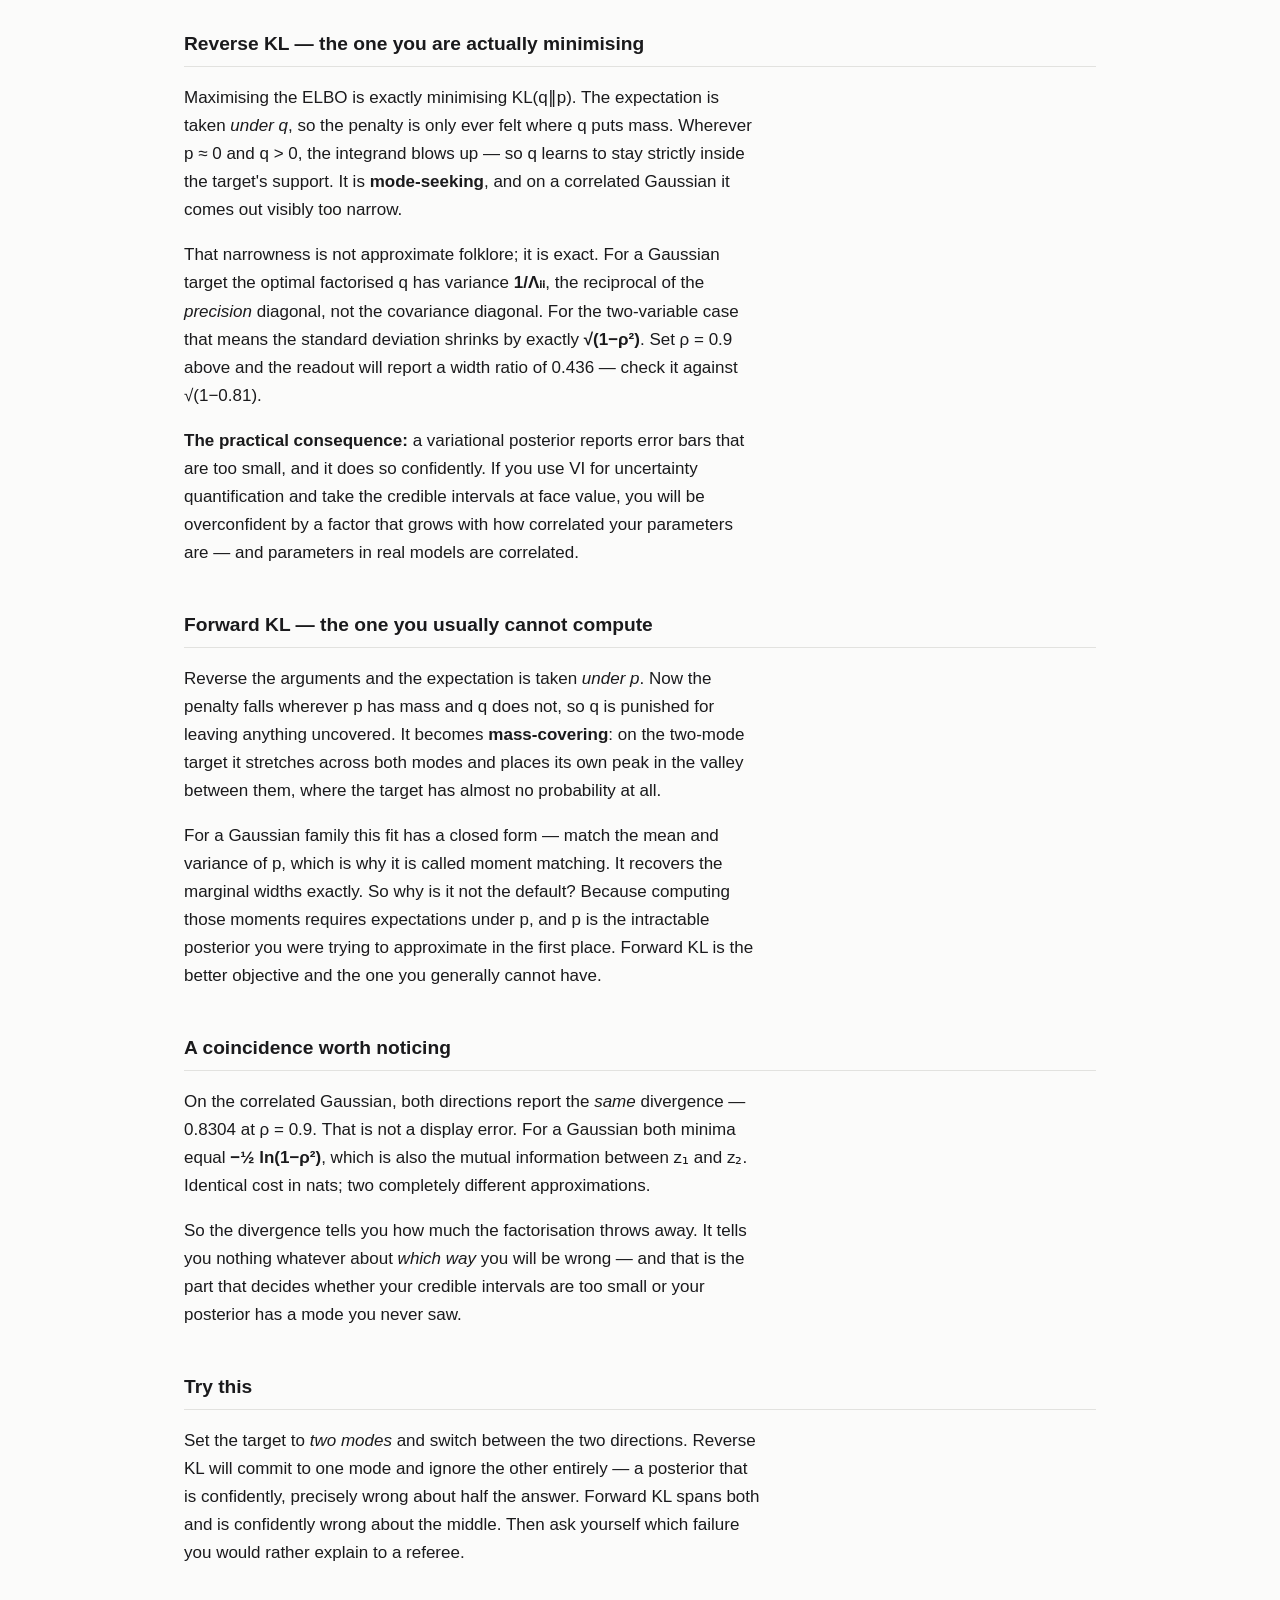
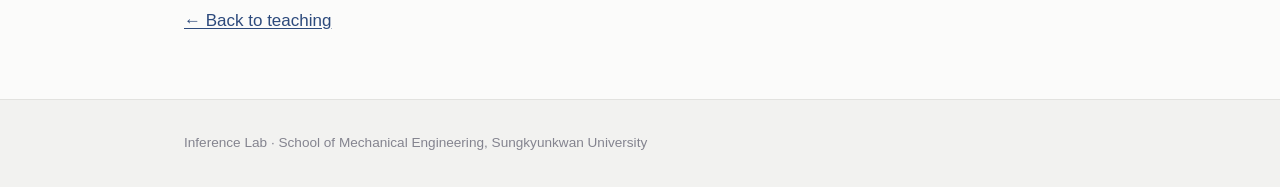
<file: demos/vi-kl-direction.html>
<!DOCTYPE html>
<html lang="en">
<head>
<meta charset="UTF-8">
<meta name="viewport" content="width=device-width, initial-scale=1.0">
<title>Which KL you minimise — Variational Inference demo</title>
<meta name="description" content="Interactive demonstration: reverse KL is mode-seeking and underestimates variance; forward KL is mass-covering. Variational Inference, Inference Lab, SKKU.">
<style>
/* Tokens copied from ../style.css so this file stands alone offline. */
:root {
  --bg:#fbfbfa; --bg-raised:#ffffff; --bg-sunken:#f2f2f0;
  --text:#1a1a1c; --text-mute:#5c5c66; --text-faint:#84848f;
  --rule:#e2e2df; --accent:#2d4a7c; --accent-lo:#eaeff7; --accent-hi:#1c3057;
  --q:#c2410c;                     /* approximation q — warm, distinct from p */
  --sans:-apple-system,BlinkMacSystemFont,"Segoe UI",Roboto,"Helvetica Neue",Arial,sans-serif;
  --serif:"Iowan Old Style","Palatino Linotype",Palatino,Georgia,"Times New Roman",serif;
  --mono:ui-monospace,SFMono-Regular,"SF Mono",Menlo,Consolas,monospace;
}
@media (prefers-color-scheme: dark) {
  :root {
    --bg:#131316; --bg-raised:#1b1b20; --bg-sunken:#0e0e11;
    --text:#ececf0; --text-mute:#a6a6b2; --text-faint:#7b7b88;
    --rule:#2c2c34; --accent:#93b2e6; --accent-lo:#1c2436; --accent-hi:#b9cdf2;
    --q:#fb923c;
  }
}
*,*::before,*::after{box-sizing:border-box}
body{margin:0;background:var(--bg);color:var(--text);font-family:var(--sans);
     font-size:17px;line-height:1.65;-webkit-font-smoothing:antialiased}
.wrap{max-width:60rem;margin:0 auto;padding:0 1.5rem}
a{color:var(--accent);text-underline-offset:2px}

.masthead{border-bottom:1px solid var(--rule);background:var(--bg-raised)}
.masthead-inner{max-width:60rem;margin:0 auto;padding:1.4rem 1.5rem}
.brand{display:flex;align-items:baseline;gap:.75rem;flex-wrap:wrap;text-decoration:none;color:inherit}
.brand-name{font-family:var(--serif);font-size:1.5rem;font-weight:600;letter-spacing:-.01em}
.brand-affil{font-size:.85rem;color:var(--text-faint)}

h1{font-family:var(--serif);font-size:2rem;font-weight:600;margin:2.5rem 0 .4rem;letter-spacing:-.012em}
.course-tag{font-size:.74rem;font-weight:700;letter-spacing:.09em;text-transform:uppercase;
            color:var(--text-faint);margin:0}
.question{margin:1rem 0 0;max-width:38rem;font-size:1.06rem;color:var(--text-mute)}
p{max-width:36rem}
h2{font-size:1.2rem;font-weight:650;margin:2.6rem 0 .8rem;padding-bottom:.4rem;border-bottom:1px solid var(--rule)}

/* ---- demo panel ---- */
.panel{margin-top:2rem;background:var(--bg-raised);border:1px solid var(--rule);
       border-radius:12px;padding:1.4rem}
.stage{display:flex;gap:1.6rem;flex-wrap:wrap;align-items:flex-start}
.plots{flex:1 1 22rem;min-width:min(100%,20rem)}
canvas{display:block;width:100%;height:auto;border-radius:8px;background:var(--bg-sunken)}
#marg{margin-top:.5rem}
.axis-note{display:flex;justify-content:space-between;font-family:var(--mono);
           font-size:.72rem;color:var(--text-faint);margin-top:.35rem}

.controls{flex:0 0 15rem;min-width:min(100%,15rem)}
fieldset{border:0;padding:0;margin:0 0 1.25rem}
legend{font-size:.74rem;font-weight:700;letter-spacing:.08em;text-transform:uppercase;
       color:var(--text-faint);padding:0;margin-bottom:.5rem}
.seg{display:flex;flex-direction:column;gap:.35rem}
.seg label{display:flex;gap:.5rem;align-items:flex-start;font-size:.93rem;cursor:pointer;
           padding:.4rem .55rem;border:1px solid var(--rule);border-radius:7px;background:var(--bg)}
.seg label:hover{border-color:var(--accent)}
.seg input{margin:.3rem 0 0}
.seg .sub{display:block;font-size:.78rem;color:var(--text-faint);line-height:1.4}
input[type=range]{width:100%;accent-color:var(--accent)}
.rowlab{display:flex;justify-content:space-between;font-size:.85rem;color:var(--text-mute)}
.rowlab b{font-family:var(--mono);font-weight:500;color:var(--text)}

button{font:inherit;font-size:.92rem;font-weight:600;padding:.5rem 1rem;border-radius:7px;
       border:1px solid var(--accent);background:var(--accent);color:var(--bg-raised);cursor:pointer}
button.ghost{background:transparent;color:var(--accent)}
button:hover{background:var(--accent-hi);border-color:var(--accent-hi);color:var(--bg-raised)}
button.ghost:hover{color:var(--bg-raised)}
@media (prefers-color-scheme:dark){button,button:hover{color:#0e0e11}}
.btnrow{display:flex;gap:.5rem;margin-top:.25rem}

.readout{margin-top:1.4rem;border-top:1px solid var(--rule);padding-top:1rem}
.readout dl{display:grid;grid-template-columns:1fr auto;gap:.3rem .8rem;margin:0;font-size:.9rem}
.readout dt{color:var(--text-mute)}
.readout dd{margin:0;font-family:var(--mono);font-size:.86rem;text-align:right}
.verdict{margin-top:.9rem;font-size:.88rem;line-height:1.5;color:var(--text-mute);
         background:var(--accent-lo);border-radius:7px;padding:.6rem .7rem}
.legend{display:flex;gap:1.1rem;flex-wrap:wrap;font-size:.83rem;color:var(--text-mute);margin-top:.7rem}
.swatch{display:inline-block;width:.8rem;height:.8rem;border-radius:3px;margin-right:.35rem;
        vertical-align:-1px}
.sw-p{background:var(--accent)}
.sw-q{background:transparent;border:2px solid var(--q)}

.footer{border-top:1px solid var(--rule);background:var(--bg-sunken);padding:2rem 0;margin-top:4rem}
.footer p{margin:0;font-size:.85rem;color:var(--text-faint);max-width:none}
@media (max-width:34rem){body{font-size:16px}}
</style>
</head>
<body>

<header class="masthead">
  <div class="masthead-inner">
    <a class="brand" href="../index.html">
      <span class="brand-name">Inference Lab</span>
      <span class="brand-affil">Sungkyunkwan University</span>
    </a>
  </div>
</header>

<main class="wrap">

  <p class="course-tag" style="margin-top:2.5rem">Variational Inference &middot; demonstration</p>
  <h1>Which KL you minimise decides what you get wrong</h1>

  <p class="question">
    <strong>Watch for this:</strong> both fits below are “optimal”. They minimise
    the <em>same</em> divergence between the same two distributions — only the
    argument order differs. One comes out too narrow. The other covers ground
    where the target has no mass at all. Neither is a bug.
  </p>

  <div class="panel">
    <div class="stage">

      <div class="plots">
        <canvas id="cv" width="880" height="880" aria-label="Joint density of the target p with the fitted approximation q overlaid"></canvas>
        <div class="axis-note"><span>z₁ = −4</span><span>z₁ = +4</span></div>
        <canvas id="marg" width="880" height="200" aria-label="Marginal density along z one: target versus approximation"></canvas>
        <div class="legend">
          <span><i class="swatch sw-p"></i>target <b>p(z)</b></span>
          <span><i class="swatch sw-q"></i>approximation <b>q(z₁)q(z₂)</b>, 1σ and 2σ</span>
        </div>
      </div>

      <div class="controls">
        <fieldset>
          <legend>Which KL</legend>
          <div class="seg">
            <label><input type="radio" name="dir" value="rev" checked>
              <span><b>Reverse</b> — KL(q‖p)
                <span class="sub">what standard VI minimises</span></span></label>
            <label><input type="radio" name="dir" value="fwd">
              <span><b>Forward</b> — KL(p‖q)
                <span class="sub">moment matching / expectation propagation</span></span></label>
          </div>
        </fieldset>

        <fieldset>
          <legend>Target</legend>
          <div class="seg">
            <label><input type="radio" name="tgt" value="gauss" checked>
              <span>Correlated Gaussian</span></label>
            <label><input type="radio" name="tgt" value="bimodal">
              <span>Two modes</span></label>
            <label><input type="radio" name="tgt" value="banana">
              <span>Curved ridge</span></label>
          </div>
        </fieldset>

        <fieldset id="rhoBox">
          <legend>Correlation ρ</legend>
          <div class="rowlab"><span>ρ</span><b id="rhoVal">0.90</b></div>
          <input type="range" id="rho" min="0" max="0.95" step="0.01" value="0.9">
        </fieldset>

        <div class="btnrow">
          <button id="run">Re-fit from a new start</button>
        </div>

        <div class="readout">
          <dl>
            <dt>KL divergence</dt><dd id="klv">—</dd>
            <dt>sd of p along z₁</dt><dd id="sdp">—</dd>
            <dt>sd of q along z₁</dt><dd id="sdq">—</dd>
            <dt>q width ÷ p width</dt><dd id="ratio">—</dd>
          </dl>
          <p class="verdict" id="verdict">—</p>
        </div>
      </div>

    </div>
  </div>

  <h2>What you are looking at</h2>
  <p>
    The target <b>p(z)</b> is a distribution over two variables that are coupled —
    knowing z₁ tells you something about z₂. The approximation <b>q</b> is forced
    to factorise, <em>q(z₁)q(z₂)</em>, so it can never represent that coupling.
    This is the mean-field assumption, and it is the price of admission for
    tractable variational inference.
  </p>
  <p>
    Given that q cannot be right, the question becomes: <em>in which direction
    should it be wrong?</em> That is decided entirely by which argument of the KL
    divergence you put it in.
  </p>

  <h2>Reverse KL — the one you are actually minimising</h2>
  <p>
    Maximising the ELBO is exactly minimising KL(q‖p). The expectation is taken
    <em>under q</em>, so the penalty is only ever felt where q puts mass. Wherever
    p ≈ 0 and q &gt; 0, the integrand blows up — so q learns to stay strictly
    inside the target's support. It is <strong>mode-seeking</strong>, and on a
    correlated Gaussian it comes out visibly too narrow.
  </p>
  <p>
    That narrowness is not approximate folklore; it is exact. For a Gaussian
    target the optimal factorised q has variance <b>1/Λᵢᵢ</b>, the reciprocal of
    the <em>precision</em> diagonal, not the covariance diagonal. For the
    two-variable case that means the standard deviation shrinks by exactly
    <b>√(1−ρ²)</b>. Set ρ = 0.9 above and the readout will report a width ratio of
    0.436 — check it against √(1−0.81).
  </p>
  <p>
    <strong>The practical consequence:</strong> a variational posterior reports
    error bars that are too small, and it does so confidently. If you use VI for
    uncertainty quantification and take the credible intervals at face value, you
    will be overconfident by a factor that grows with how correlated your
    parameters are — and parameters in real models are correlated.
  </p>

  <h2>Forward KL — the one you usually cannot compute</h2>
  <p>
    Reverse the arguments and the expectation is taken <em>under p</em>. Now the
    penalty falls wherever p has mass and q does not, so q is punished for leaving
    anything uncovered. It becomes <strong>mass-covering</strong>: on the
    two-mode target it stretches across both modes and places its own peak in the
    valley between them, where the target has almost no probability at all.
  </p>
  <p>
    For a Gaussian family this fit has a closed form — match the mean and variance
    of p, which is why it is called moment matching. It recovers the marginal
    widths exactly. So why is it not the default? Because computing those moments
    requires expectations under p, and p is the intractable posterior you were
    trying to approximate in the first place. Forward KL is the better objective
    and the one you generally cannot have.
  </p>

  <h2>A coincidence worth noticing</h2>
  <p>
    On the correlated Gaussian, both directions report the <em>same</em>
    divergence — 0.8304 at ρ = 0.9. That is not a display error. For a Gaussian
    both minima equal <b>−½ ln(1−ρ²)</b>, which is also the mutual information
    between z₁ and z₂. Identical cost in nats; two completely different
    approximations.
  </p>
  <p>
    So the divergence tells you how much the factorisation throws away. It tells
    you nothing whatever about <em>which way</em> you will be wrong — and that is
    the part that decides whether your credible intervals are too small or your
    posterior has a mode you never saw.
  </p>

  <h2>Try this</h2>
  <p>
    Set the target to <em>two modes</em> and switch between the two directions.
    Reverse KL will commit to one mode and ignore the other entirely — a posterior
    that is confidently, precisely wrong about half the answer. Forward KL spans
    both and is confidently wrong about the middle. Then ask yourself which
    failure you would rather explain to a referee.
  </p>

  <p style="margin-top:2.5rem">
    <a href="../teaching.html">&larr; Back to teaching</a>
  </p>

</main>

<footer class="footer">
  <div class="wrap">
    <p>Inference Lab &middot; School of Mechanical Engineering, Sungkyunkwan University</p>
  </div>
</footer>

<script>
(function () {
  "use strict";

  // ---------- grid ----------
  // The integration domain is deliberately wider than the window we draw. If a
  // wide q spilled off the edge of the grid, the very negative log p in its tails
  // would be silently omitted from E_q[log p] — widening would look free and the
  // entropy term would run away. Integrate on [-7,7]; display [-4,4].
  var N = 169, LO = -7, HI = 7;
  var DLO = -4, DHI = 4;
  var h = (HI - LO) / (N - 1), dA = h * h;
  var ax = new Float64Array(N);
  for (var i = 0; i < N; i++) ax[i] = LO + i * h;
  var i0 = Math.round((DLO - LO) / h), i1 = Math.round((DHI - LO) / h);
  var DN = i1 - i0 + 1;

  var p = new Float64Array(N * N);      // normalised target density
  var logp = new Float64Array(N * N);   // log target, floored
  var pmarg = new Float64Array(N);      // marginal of p over z1
  var pMean1 = 0, pSd1 = 1;             // moments of that marginal
  var pMean2 = 0, pSd2 = 1;

  // ---------- targets ----------
  // log p is built ANALYTICALLY, never as log() of a density that may have
  // underflowed to zero. Far from the mode a floored log-density goes flat, the
  // gradient of E_q[log p] vanishes, and the entropy term — which always favours
  // a wider q — runs away unopposed. Keeping the exact quadratic tail is what
  // makes reverse KL mode-seeking rather than divergent.
  function fill(kind, rho) {
    var i, j, k, z1, z2, lg, maxlg = -Infinity;
    for (j = 0; j < N; j++) {
      z2 = ax[j];
      for (i = 0; i < N; i++) {
        z1 = ax[i]; k = j * N + i;
        if (kind === "gauss") {
          var d = 1 - rho * rho;
          lg = -(z1 * z1 - 2 * rho * z1 * z2 + z2 * z2) / (2 * d);
        } else if (kind === "bimodal") {
          var s = 0.62, a = (z1 + 1.65), b = (z2 + 0.95), c = (z1 - 1.65), e = (z2 - 0.95);
          var la = -(a * a + b * b) / (2 * s * s), lb = -(c * c + e * e) / (2 * s * s);
          var hi = la > lb ? la : lb;                       // log-sum-exp, stable
          lg = hi + Math.log(Math.exp(la - hi) + Math.exp(lb - hi));
        } else { // banana / curved ridge
          var m = 0.55 * (z1 * z1 - 1.8), r = z2 - m;
          lg = -(z1 * z1) / (2 * 1.25 * 1.25) - (r * r) / (2 * 0.42 * 0.42);
        }
        logp[k] = lg;
        if (lg > maxlg) maxlg = lg;
      }
    }
    var sum = 0;
    for (k = 0; k < N * N; k++) sum += Math.exp(logp[k] - maxlg);
    var logZ = maxlg + Math.log(sum * dA);
    for (k = 0; k < N * N; k++) { logp[k] -= logZ; p[k] = Math.exp(logp[k]); }

    // marginal over z1 and its moments
    var m0 = 0, m1 = 0, m2 = 0;
    for (i = 0; i < N; i++) {
      var acc = 0;
      for (j = 0; j < N; j++) acc += p[j * N + i];
      pmarg[i] = acc * h;
      m0 += pmarg[i] * h; m1 += ax[i] * pmarg[i] * h; m2 += ax[i] * ax[i] * pmarg[i] * h;
    }
    pMean1 = m1 / m0; pSd1 = Math.sqrt(Math.max(m2 / m0 - pMean1 * pMean1, 1e-9));

    // moments along z2 (for the forward-KL closed form)
    var n0 = 0, n1 = 0, n2 = 0;
    for (j = 0; j < N; j++) {
      var acc2 = 0;
      for (i = 0; i < N; i++) acc2 += p[j * N + i];
      var pm = acc2 * h;
      n0 += pm * h; n1 += ax[j] * pm * h; n2 += ax[j] * ax[j] * pm * h;
    }
    pMean2 = n1 / n0; pSd2 = Math.sqrt(Math.max(n2 / n0 - pMean2 * pMean2, 1e-9));
  }

  // ---------- q ----------
  var q = { m1: 0, m2: 0, l1: 0, l2: 0 };   // l = log sd
  // Start off-target but inside the informative region, so the descent is worth
  // watching without beginning in a numerical desert.
  function resetQ() { q.m1 = 1.5; q.m2 = -1.5; q.l1 = Math.log(0.9); q.l2 = Math.log(0.9); }

  function normpdf(x, m, s) {
    var d = (x - m) / s;
    return Math.exp(-0.5 * d * d) / (s * Math.sqrt(2 * Math.PI));
  }

  // reverse KL(q||p) = -H(q) - E_q[log p]; entropy analytic, cross term on the grid
  function revKL(t) {
    var s1 = Math.exp(t.l1), s2 = Math.exp(t.l2), i, j, cross = 0;
    var g1 = new Float64Array(N), g2 = new Float64Array(N);
    for (i = 0; i < N; i++) { g1[i] = normpdf(ax[i], t.m1, s1); g2[i] = normpdf(ax[i], t.m2, s2); }
    // cross and the captured q mass in one pass; self-normalising keeps any
    // residual truncation from acting as a width-dependent bias
    var qm = 0;
    for (j = 0; j < N; j++) {
      var row = j * N, w = g2[j];
      if (w < 1e-14) continue;
      for (i = 0; i < N; i++) { var wg = w * g1[i]; cross += wg * logp[row + i]; qm += wg; }
    }
    cross = cross / Math.max(qm, 1e-12);
    var negH = -(0.5 * Math.log(2 * Math.PI * Math.E * s1 * s1) + 0.5 * Math.log(2 * Math.PI * Math.E * s2 * s2));
    return negH - cross;
  }

  // forward KL(p||q) = -H(p) - E_p[log q]; H(p) constant in q, but report the full value
  var Hp = 0;
  function entropyP() {
    var s = 0;
    for (var k = 0; k < N * N; k++) if (p[k] > 1e-14) s -= p[k] * Math.log(p[k]);
    Hp = s * dA;
  }
  function fwdKL(t) {
    var s1 = Math.exp(t.l1), s2 = Math.exp(t.l2), i, j, cross = 0;
    var lg1 = new Float64Array(N), lg2 = new Float64Array(N);
    for (i = 0; i < N; i++) {
      lg1[i] = Math.log(normpdf(ax[i], t.m1, s1) + 1e-300);
      lg2[i] = Math.log(normpdf(ax[i], t.m2, s2) + 1e-300);
    }
    for (j = 0; j < N; j++) {
      var row = j * N;
      for (i = 0; i < N; i++) cross += p[row + i] * (lg1[i] + lg2[j]);
    }
    return -Hp - cross * dA;
  }

  // ---------- optimisation ----------
  // Forward KL over a diagonal Gaussian is solved exactly by moment matching.
  // Reverse KL has no closed form: gradient descent on (m1,m2,log s1,log s2).
  var vel = [0, 0, 0, 0], settled = false;

  function stepReverse() {
    var eps = 2e-3, lr = 0.05, mom = 0.72, keys = ["m1", "m2", "l1", "l2"], g = [0, 0, 0, 0], i;
    for (i = 0; i < 4; i++) {
      var save = q[keys[i]];
      q[keys[i]] = save + eps; var up = revKL(q);
      q[keys[i]] = save - eps; var dn = revKL(q);
      q[keys[i]] = save;
      g[i] = (up - dn) / (2 * eps);
    }
    // Convergence must be judged on the GRADIENT, not the velocity. Under
    // momentum the velocity passes through zero at every turning point, so a
    // velocity test halts at an arbitrary point of the trajectory and calls it
    // an optimum. Clamp the velocity itself, not just the applied step, or it
    // accumulates past the clamp and oscillates.
    var gmag = 0;
    for (i = 0; i < 4; i++) gmag += Math.abs(g[i]);
    for (i = 0; i < 4; i++) {
      vel[i] = Math.max(-0.18, Math.min(0.18, mom * vel[i] - lr * g[i]));
      q[keys[i]] += vel[i];
    }
    q.l1 = Math.max(Math.log(0.06), Math.min(Math.log(2.6), q.l1));
    q.l2 = Math.max(Math.log(0.06), Math.min(Math.log(2.6), q.l2));
    q.m1 = Math.max(DLO, Math.min(DHI, q.m1));
    q.m2 = Math.max(DLO, Math.min(DHI, q.m2));
    return gmag < 5e-4;
  }

  // Solve synchronously to convergence. Correctness must not depend on the
  // animation loop firing — requestAnimationFrame is throttled or suspended in a
  // background or hidden tab, and a half-finished descent looks exactly like a
  // converged one to the reader.
  function solveReverse() {
    vel = [0, 0, 0, 0];
    for (var it = 0; it < 4000; it++) if (stepReverse()) break;
    settled = true;
  }

  function solveForward() {
    q.m1 = pMean1; q.m2 = pMean2;
    q.l1 = Math.log(pSd1); q.l2 = Math.log(pSd2);
    settled = true;
  }

  // ---------- drawing ----------
  var cv = document.getElementById("cv"), cx = cv.getContext("2d");
  var mc = document.getElementById("marg"), mx = mc.getContext("2d");
  var img = cx.createImageData(DN, DN);
  var off = document.createElement("canvas"); off.width = DN; off.height = DN;
  var ox = off.getContext("2d");

  function css(v) { return getComputedStyle(document.documentElement).getPropertyValue(v).trim(); }
  function hex(c) {
    c = c.replace("#", "");
    if (c.length === 3) c = c[0] + c[0] + c[1] + c[1] + c[2] + c[2];
    return [parseInt(c.slice(0, 2), 16), parseInt(c.slice(2, 4), 16), parseInt(c.slice(4, 6), 16)];
  }

  function draw() {
    var W = cv.width, H = cv.height;
    var accent = hex(css("--accent")), qc = css("--q");
    var pmax = 0, k;
    for (k = 0; k < N * N; k++) if (p[k] > pmax) pmax = p[k];

    for (var j = 0; j < DN; j++) {
      for (var i = 0; i < DN; i++) {
        var t = p[(i1 - j) * N + (i0 + i)] / pmax;  // crop to window; canvas y grows downward
        var a = Math.pow(t, 0.55);
        var o = (j * DN + i) * 4;
        img.data[o] = accent[0]; img.data[o + 1] = accent[1]; img.data[o + 2] = accent[2];
        img.data[o + 3] = Math.round(235 * a);
      }
    }
    ox.putImageData(img, 0, 0);
    cx.clearRect(0, 0, W, H);
    cx.imageSmoothingEnabled = true;
    cx.drawImage(off, 0, 0, W, H);

    // q contours at 1σ and 2σ (axis-aligned because q factorises)
    var sx = W / (DHI - DLO), sy = H / (DHI - DLO);
    var cxp = (q.m1 - DLO) * sx, cyp = H - (q.m2 - DLO) * sy;
    var s1 = Math.exp(q.l1), s2 = Math.exp(q.l2);
    cx.strokeStyle = qc; cx.lineWidth = 3.5;
    [1, 2].forEach(function (kk, idx) {
      cx.globalAlpha = idx === 0 ? 1 : 0.5;
      cx.beginPath();
      cx.ellipse(cxp, cyp, kk * s1 * sx, kk * s2 * sy, 0, 0, Math.PI * 2);
      cx.stroke();
    });
    cx.globalAlpha = 1;
    cx.fillStyle = qc;
    cx.beginPath(); cx.arc(cxp, cyp, 6, 0, Math.PI * 2); cx.fill();

    drawMarginal();
  }

  function drawMarginal() {
    var W = mc.width, H = mc.height, i;
    mx.clearRect(0, 0, W, H);
    var s1 = Math.exp(q.l1);
    var qm = new Float64Array(N), mx1 = 0;
    for (i = 0; i < N; i++) qm[i] = normpdf(ax[i], q.m1, s1);
    for (i = i0; i <= i1; i++) { if (pmarg[i] > mx1) mx1 = pmarg[i]; if (qm[i] > mx1) mx1 = qm[i]; }
    var pad = 14, plotH = H - pad * 2;
    function X(i) { return ((i - i0) / (DN - 1)) * W; }   // same window as the joint plot
    function Y(v) { return H - pad - (v / mx1) * plotH; }

    mx.fillStyle = css("--accent"); mx.globalAlpha = 0.28;
    mx.beginPath(); mx.moveTo(X(i0), H - pad);
    for (i = i0; i <= i1; i++) mx.lineTo(X(i), Y(pmarg[i]));
    mx.lineTo(X(i1), H - pad); mx.closePath(); mx.fill();
    mx.globalAlpha = 1;

    mx.strokeStyle = css("--q"); mx.lineWidth = 3.5;
    mx.beginPath();
    for (i = i0; i <= i1; i++) { if (i === i0) mx.moveTo(X(i), Y(qm[i])); else mx.lineTo(X(i), Y(qm[i])); }
    mx.stroke();
  }

  // ---------- readout ----------
  var klEl = document.getElementById("klv"), sdpEl = document.getElementById("sdp"),
      sdqEl = document.getElementById("sdq"), ratEl = document.getElementById("ratio"),
      verEl = document.getElementById("verdict");

  function report(dir, kind, rho) {
    var s1 = Math.exp(q.l1);
    var kl = dir === "rev" ? revKL(q) : fwdKL(q);
    klEl.textContent = (kl >= 0 ? kl : 0).toFixed(4);
    sdpEl.textContent = pSd1.toFixed(3);
    sdqEl.textContent = s1.toFixed(3);
    var r = s1 / pSd1;
    ratEl.textContent = r.toFixed(3);

    var msg;
    if (dir === "rev") {
      if (kind === "gauss") {
        msg = "Reverse KL is mode-seeking. Theory says the ratio should be √(1−ρ²) = "
            + Math.sqrt(1 - rho * rho).toFixed(3) + ". The fit found "
            + r.toFixed(3) + " — your error bars are that fraction of the truth.";
      } else if (kind === "bimodal") {
        msg = "Reverse KL will not straddle a low-density valley: q has collapsed onto one mode "
            + "and abandoned the other. Precise, confident, and wrong about half the posterior.";
      } else {
        msg = "q cannot bend, so reverse KL tucks it inside the ridge — narrow, and blind to "
            + "the curvature that carries most of the probability.";
      }
    } else {
      if (kind === "gauss") {
        msg = "Forward KL matches moments, so the marginal width is recovered exactly (ratio ≈ 1). "
            + "It needs expectations under p — the very thing you could not compute.";
      } else if (kind === "bimodal") {
        msg = "Forward KL is mass-covering: q spans both modes and puts its peak in the valley "
            + "between them, where p has almost no mass at all.";
      } else {
        msg = "Forward KL stretches q to cover the whole ridge, including the empty region the "
            + "curve arcs around.";
      }
    }
    verEl.textContent = msg;
  }

  // ---------- wiring ----------
  function currentDir() { return document.querySelector('input[name=dir]:checked').value; }
  function currentTgt() { return document.querySelector('input[name=tgt]:checked').value; }
  function currentRho() { return parseFloat(document.getElementById("rho").value); }

  function rebuild(keepQ) {
    var kind = currentTgt(), rho = currentRho();
    document.getElementById("rhoBox").style.display = kind === "gauss" ? "" : "none";
    fill(kind, rho); entropyP();
    if (!keepQ) resetQ();
    vel = [0, 0, 0, 0]; settled = false;
    run();
  }

  function run() {
    var dir = currentDir();
    if (dir === "fwd") solveForward(); else solveReverse();
    draw();
    report(dir, currentTgt(), currentRho());
  }

  document.querySelectorAll('input[name=dir]').forEach(function (el) {
    el.addEventListener("change", function () { resetQ(); vel = [0, 0, 0, 0]; run(); });
  });
  document.querySelectorAll('input[name=tgt]').forEach(function (el) {
    el.addEventListener("change", function () { rebuild(false); });
  });
  document.getElementById("rho").addEventListener("input", function () {
    document.getElementById("rhoVal").textContent = parseFloat(this.value).toFixed(2);
    rebuild(false);
  });
  // Restart from a random initialisation. On the two-mode target this is the
  // point: which mode reverse KL commits to depends on where you started, and
  // nothing in the objective tells you another mode was ever there.
  document.getElementById("run").addEventListener("click", function () {
    q.m1 = (Math.random() * 2 - 1) * 2.2;
    q.m2 = (Math.random() * 2 - 1) * 2.2;
    q.l1 = Math.log(0.7 + Math.random() * 0.6);
    q.l2 = Math.log(0.7 + Math.random() * 0.6);
    vel = [0, 0, 0, 0];
    run();
  });

  if (window.matchMedia) {
    var mq = window.matchMedia("(prefers-color-scheme: dark)");
    if (mq.addEventListener) mq.addEventListener("change", draw);
  }

  rebuild(false);
})();
</script>

</body>
</html>
</file>
<file: style.css>
/* ==========================================================================
   Inference Lab — Sungkyunkwan University
   Single stylesheet. No external fonts, no CDN, no build step.
   Light palette on bare :root; dark redefined under prefers-color-scheme.
   ========================================================================== */

:root {
  --bg:        #fbfbfa;
  --bg-raised: #ffffff;
  --bg-sunken: #f2f2f0;
  --text:      #1a1a1c;
  --text-mute: #5c5c66;
  --text-faint:#84848f;
  --rule:      #e2e2df;
  --accent:    #2d4a7c;
  --accent-lo: #eaeff7;
  --accent-hi: #1c3057;

  --measure: 34rem;
  --wide: 60rem;

  --sans: -apple-system, BlinkMacSystemFont, "Segoe UI", Roboto, "Helvetica Neue", Arial, sans-serif;
  --serif: "Iowan Old Style", "Palatino Linotype", Palatino, Georgia, "Times New Roman", serif;
  --mono: ui-monospace, SFMono-Regular, "SF Mono", Menlo, Consolas, monospace;
}

@media (prefers-color-scheme: dark) {
  :root {
    --bg:        #131316;
    --bg-raised: #1b1b20;
    --bg-sunken: #0e0e11;
    --text:      #ececf0;
    --text-mute: #a6a6b2;
    --text-faint:#7b7b88;
    --rule:      #2c2c34;
    --accent:    #93b2e6;
    --accent-lo: #1c2436;
    --accent-hi: #b9cdf2;
  }
}

*, *::before, *::after { box-sizing: border-box; }

html { -webkit-text-size-adjust: 100%; }

body {
  margin: 0;
  background: var(--bg);
  color: var(--text);
  font-family: var(--sans);
  font-size: 17px;
  line-height: 1.65;
  -webkit-font-smoothing: antialiased;
}

/* ---------- layout ---------- */

.wrap {
  max-width: var(--wide);
  margin: 0 auto;
  padding: 0 1.5rem;
}

main { padding-bottom: 5rem; }

section { margin-top: 3.5rem; }

/* ---------- masthead ---------- */

.masthead {
  border-bottom: 1px solid var(--rule);
  background: var(--bg-raised);
}

.masthead-inner {
  max-width: var(--wide);
  margin: 0 auto;
  padding: 1.4rem 1.5rem 0;
}

.brand {
  display: flex;
  align-items: baseline;
  gap: 0.75rem;
  flex-wrap: wrap;
  text-decoration: none;
  color: inherit;
}

.brand-name {
  font-family: var(--serif);
  font-size: 1.5rem;
  font-weight: 600;
  letter-spacing: -0.01em;
  color: var(--text);
}

.brand-affil {
  font-size: 0.85rem;
  color: var(--text-faint);
}

nav.site {
  display: flex;
  gap: 1.6rem;
  flex-wrap: wrap;
  margin-top: 1rem;
}

nav.site a {
  display: inline-block;
  padding-bottom: 0.7rem;
  font-size: 0.94rem;
  color: var(--text-mute);
  text-decoration: none;
  border-bottom: 2px solid transparent;
}

nav.site a:hover { color: var(--text); }

nav.site a[aria-current="page"] {
  color: var(--accent);
  border-bottom-color: var(--accent);
  font-weight: 600;
}

/* ---------- hero ---------- */

.hero {
  padding: 3.5rem 0 0.5rem;
}

.claim {
  font-family: var(--serif);
  font-size: clamp(1.4rem, 3.4vw, 2.05rem);
  line-height: 1.4;
  font-weight: 500;
  letter-spacing: -0.015em;
  margin: 0;
  max-width: 40rem;
}

.claim em {
  font-style: normal;
  color: var(--accent);
}

.hero-sub {
  margin-top: 1.4rem;
  max-width: var(--measure);
  color: var(--text-mute);
}

/* ---------- typography ---------- */

h1, h2, h3 { letter-spacing: -0.012em; }

h1 {
  font-family: var(--serif);
  font-size: 2.1rem;
  font-weight: 600;
  margin: 3rem 0 0.5rem;
}

h2 {
  font-size: 1.32rem;
  font-weight: 650;
  margin: 0 0 1.1rem;
  padding-bottom: 0.45rem;
  border-bottom: 1px solid var(--rule);
}

h3 {
  font-size: 1.03rem;
  font-weight: 650;
  margin: 1.8rem 0 0.4rem;
}

p { max-width: var(--measure); }
.wide p, p.wide { max-width: 46rem; }

a { color: var(--accent); text-decoration-thickness: 1px; text-underline-offset: 2px; }
a:hover { color: var(--accent-hi); }

.lede { font-size: 1.06rem; color: var(--text-mute); }

.eyebrow {
  font-size: 0.74rem;
  font-weight: 700;
  letter-spacing: 0.09em;
  text-transform: uppercase;
  color: var(--text-faint);
  margin: 0 0 0.35rem;
}

strong { font-weight: 650; }

/* ---------- layer cards ---------- */

.layers {
  display: grid;
  grid-template-columns: repeat(auto-fit, minmax(15rem, 1fr));
  gap: 1.1rem;
  margin-top: 1.5rem;
}

.layer {
  background: var(--bg-raised);
  border: 1px solid var(--rule);
  border-radius: 10px;
  padding: 1.3rem 1.35rem 1.45rem;
}

.layer .num {
  font-family: var(--mono);
  font-size: 0.78rem;
  color: var(--accent);
  letter-spacing: 0.04em;
}

.layer h3 { margin: 0.35rem 0 0.5rem; font-size: 1.08rem; }
.layer p { margin: 0; font-size: 0.94rem; color: var(--text-mute); max-width: none; }
.layer .years {
  display: block;
  margin-top: 0.9rem;
  font-size: 0.78rem;
  color: var(--text-faint);
  font-family: var(--mono);
}

/* ---------- pull quote / highlight ---------- */

.pull {
  margin: 2.5rem 0 0;
  padding: 1.4rem 1.6rem;
  background: var(--accent-lo);
  border-left: 3px solid var(--accent);
  border-radius: 0 8px 8px 0;
}

.pull p { margin: 0; max-width: 44rem; }

/* ---------- callout ---------- */

.callout {
  margin-top: 3rem;
  padding: 1.5rem 1.6rem;
  background: var(--bg-raised);
  border: 1px solid var(--rule);
  border-radius: 10px;
}

.callout h2 { border: 0; margin-bottom: 0.5rem; padding: 0; }
.callout p { margin: 0 0 1rem; }

.btn {
  display: inline-block;
  padding: 0.55rem 1.1rem;
  background: var(--accent);
  color: var(--bg-raised);
  border-radius: 7px;
  font-size: 0.92rem;
  font-weight: 600;
  text-decoration: none;
}

.btn:hover { background: var(--accent-hi); color: var(--bg-raised); }

@media (prefers-color-scheme: dark) {
  .btn { color: #0e0e11; }
  .btn:hover { color: #0e0e11; }
}

/* ---------- news ---------- */

.news { list-style: none; padding: 0; margin: 1.2rem 0 0; max-width: 46rem; }

.news li {
  display: grid;
  grid-template-columns: 6.5rem 1fr;
  gap: 0.9rem;
  padding: 0.7rem 0;
  border-bottom: 1px solid var(--rule);
  font-size: 0.95rem;
}

.news .when {
  font-family: var(--mono);
  font-size: 0.8rem;
  color: var(--text-faint);
  padding-top: 0.15rem;
}

/* ---------- publications ---------- */

.pubyear {
  font-family: var(--mono);
  font-size: 0.82rem;
  color: var(--text-faint);
  margin: 2.4rem 0 0.6rem;
  letter-spacing: 0.05em;
}

.pub {
  padding: 0.85rem 0;
  border-bottom: 1px solid var(--rule);
  max-width: 46rem;
}

.pub-title { display: block; font-weight: 600; margin-bottom: 0.15rem; }
.pub-authors { display: block; font-size: 0.9rem; color: var(--text-mute); }
.pub-venue { display: block; font-size: 0.9rem; color: var(--text-faint); font-style: italic; }

.tag {
  display: inline-block;
  margin-top: 0.4rem;
  padding: 0.1rem 0.5rem;
  font-size: 0.7rem;
  font-weight: 700;
  letter-spacing: 0.05em;
  text-transform: uppercase;
  border-radius: 4px;
  background: var(--accent-lo);
  color: var(--accent);
}

.me { border-bottom: 2px solid var(--accent); }

/* ---------- project blocks ---------- */

.project {
  margin-top: 1.6rem;
  padding: 1.3rem 1.4rem;
  background: var(--bg-raised);
  border: 1px solid var(--rule);
  border-radius: 10px;
}

.project h3 { margin-top: 0; }
.project p { max-width: 44rem; }
.project p:last-child { margin-bottom: 0; }

/* ---------- courses ---------- */

.course {
  margin-top: 1.5rem;
  padding: 1.3rem 1.4rem;
  background: var(--bg-raised);
  border: 1px solid var(--rule);
  border-radius: 10px;
}

.course h3 { margin-top: 0; margin-bottom: 0.15rem; }
.course .code {
  font-family: var(--mono);
  font-size: 0.76rem;
  color: var(--text-faint);
  letter-spacing: 0.04em;
}
.course p { max-width: 44rem; }
.course p:last-child { margin-bottom: 0; }

.demos {
  list-style: none;
  padding: 0;
  margin: 1rem 0 0;
  border-top: 1px solid var(--rule);
  padding-top: 0.9rem;
}

.demos-label {
  font-size: 0.74rem;
  font-weight: 700;
  letter-spacing: 0.08em;
  text-transform: uppercase;
  color: var(--text-faint);
  margin: 1rem 0 0;
}

.demos li { margin: 0.4rem 0; font-size: 0.94rem; }
.demos li::before { content: "▸"; color: var(--accent); margin-right: 0.5rem; }

.demos-empty {
  font-size: 0.9rem;
  color: var(--text-faint);
  font-style: italic;
  margin: 0.5rem 0 0;
}

/* ---------- lists ---------- */

ul.plain { max-width: var(--measure); padding-left: 1.15rem; }
ul.plain li { margin-bottom: 0.45rem; }

dl.facts { max-width: 46rem; margin: 1.2rem 0 0; }
dl.facts dt {
  font-weight: 650;
  font-size: 0.94rem;
  margin-top: 1.1rem;
}
dl.facts dd { margin: 0.2rem 0 0; color: var(--text-mute); }

/* ---------- tables that must not break the page ---------- */

.scroller { overflow-x: auto; }

/* ---------- footer ---------- */

footer.site {
  border-top: 1px solid var(--rule);
  background: var(--bg-sunken);
  padding: 2rem 0;
  margin-top: 4rem;
}

footer.site .wrap { display: flex; justify-content: space-between; gap: 1rem; flex-wrap: wrap; }
footer.site p { margin: 0; font-size: 0.85rem; color: var(--text-faint); max-width: none; }

/* ---------- small screens ---------- */

@media (max-width: 34rem) {
  body { font-size: 16px; }
  .hero { padding-top: 2.5rem; }
  .news li { grid-template-columns: 1fr; gap: 0.15rem; }
  nav.site { gap: 1.1rem; }
}
</file>
